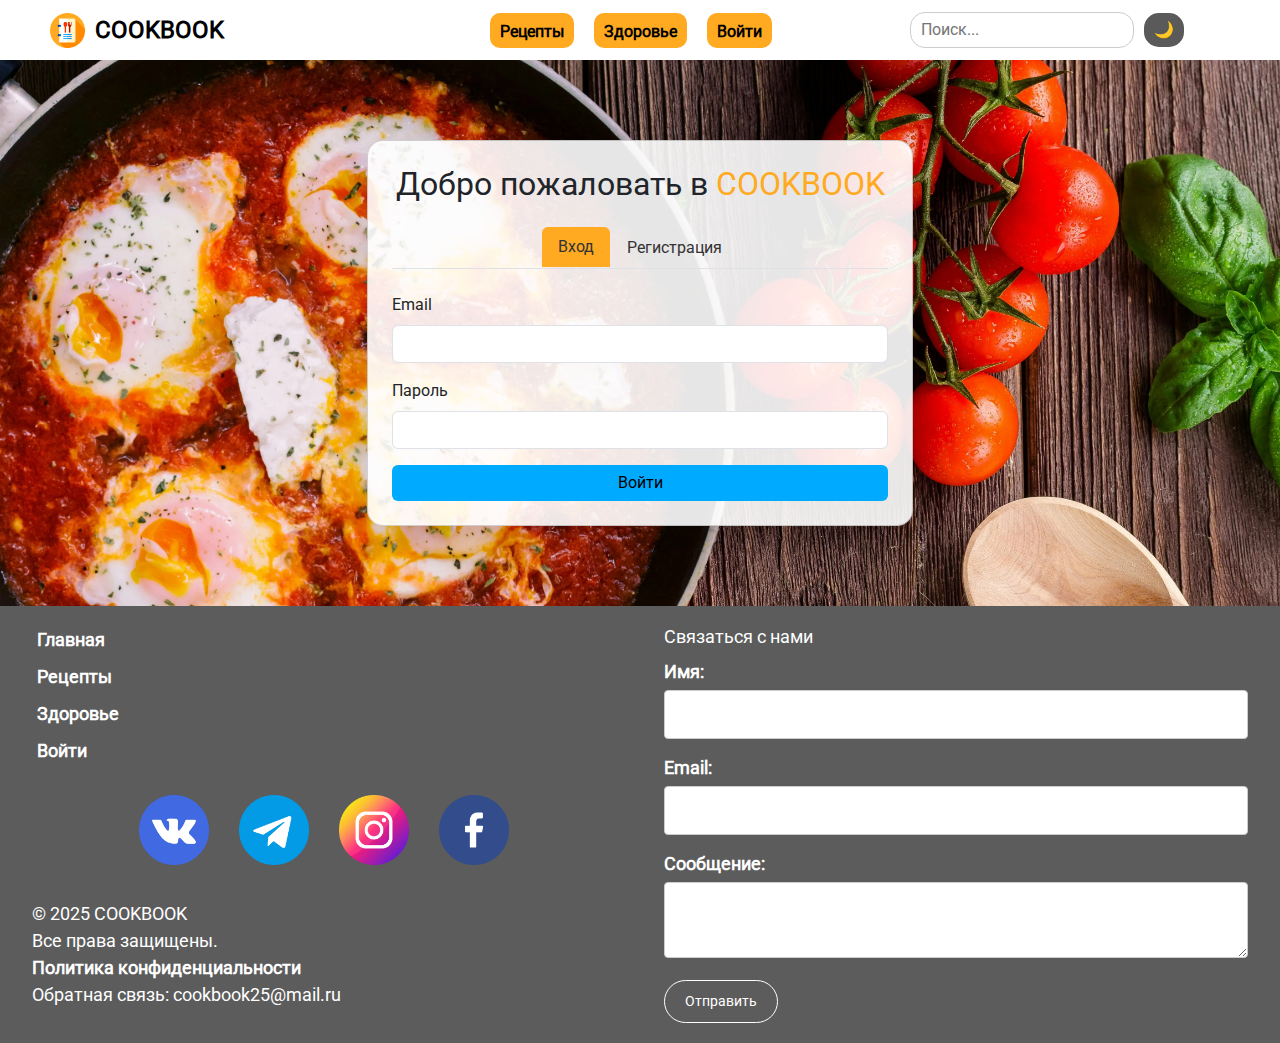
<file: login/index.html>
<!DOCTYPE html>
<html lang="ru">
  <head>
    <meta charset="UTF-8" />
    <meta name="viewport" content="width=device-width, initial-scale=1.0" /> <!-- Правильная адаптивность сайта для мобильных устройств -->
    <title>Вход/Регистрация</title>
    <link id="theme-style" rel="stylesheet" href="assets/css/light-style.css"/> <!-- Подключение основного css светлой темы-->
    <link href="https://cdn.jsdelivr.net/npm/bootstrap@5.3.3/dist/css/bootstrap.min.css" rel="stylesheet"/> <!-- Подключение bootstrap для адаптации -->
  </head>
  <body>
    <!-- Шапка сайта -->
    <header>
      <!--Блок с логотипом -->
      <a id="mainlogo" href="../index.html">
        <div id="logo">
          <img src="../assets/images/logo.webp" alt="Логотип" />
          <span>COOKBOOK</span>
        </div>
      </a>
      <button id="burger-menu">&#9776; Меню</button> <!-- Кнопка для бургер меню сайта -->

      <!-- Основное меню навигации сайта -->
      <nav id="main-nav">
        <a href="../recipes/index.html">Рецепты</a>
        <a href="../health/index.html">Здоровье</a>
        <a href="../login/index.html">Войти</a>

        <!-- Элементы управления -->
        <div id="header-controls">
          <input type="text" id="search-field" placeholder="Поиск..." /> <!-- Поле поиска -->
          <button id="toggle-theme">&#127769;</button> <!-- Кнопка смены темы -->
        </div>
      </nav>
    </header>

    <!-- Вход/Регистрация -->
    <div class="auth-box container py-5">
    <div class="row justify-content-center">
      <div class="col-md-6">
        <div class="card shadow-lg rounded-4 p-4">
          <h2 class="text-center mb-4">Добро пожаловать в <span class="text-orange">COOKBOOK</span></h2>

          <ul class="nav nav-tabs mb-4 justify-content-center" id="authTab" role="tablist">
            <li class="nav-item" role="presentation">
              <button class="nav-link active" id="login-tab" data-bs-toggle="tab" data-bs-target="#login" type="button" role="tab">Вход</button>
            </li>
            <li class="nav-item" role="presentation">
              <button class="nav-link" id="register-tab" data-bs-toggle="tab" data-bs-target="#register" type="button" role="tab">Регистрация</button>
            </li>
          </ul>

          <div class="tab-content">
            <!-- Вход -->
            <div class="tab-pane fade show active" id="login" role="tabpanel">
              <form>
                <div class="mb-3">
                  <label for="loginEmail" class="form-label">Email</label>
                  <input type="email" class="form-control" id="loginEmail" required />
                </div>
                <div class="mb-3">
                  <label for="loginPassword" class="form-label">Пароль</label>
                  <input type="password" class="form-control" id="loginPassword" required />
                </div>
                <button type="submit" class="btn login-btn btn-primary w-100">Войти</button>
              </form>
            </div>

            <!-- Регистрация -->
            <div class="tab-pane fade" id="register" role="tabpanel">
              <form>
                <div class="mb-3">
                  <label for="regName" class="form-label">Имя</label>
                  <input type="text" class="form-control" id="regName" required />
                </div>
                <div class="mb-3">
                  <label for="regEmail" class="form-label">Email</label>
                  <input type="email" class="form-control" id="regEmail" required />
                </div>
                <div class="mb-3">
                  <label for="regPassword" class="form-label">Пароль</label>
                  <input type="password" class="form-control" id="regPassword" required />
                </div>
                <button type="submit" class="btn register-btn btn-success w-100">Зарегистрироваться</button>
              </form>
            </div>
          </div>

        </div>
      </div>
    </div>
  </div>

    <!-- Подвал сайта-->
    <footer>
      <div class="footer-box">

        <!-- Левая секция подвала -->
        <div class="left-section">

          <!-- Меню навигации -->
          <ul class="nav-list">
            <li><i class="fa fa-home"></i> <a href="index.html">Главная</a></li>
            <li>
              <i class="fa fa-book-open"></i>
              <a href="../recipes/index.html">Рецепты</a>
            </li>
            <li>
              <i class="fa fa-heartbeat"></i
              ><a href="../health/index.html">Здоровье</a>
            </li>
            <li>
              <i class="fa fa-sign-in-alt"></i
              ><a href="../login/index.html">Войти</a>
            </li>
          </ul>

          <!-- Соцсети -->
          <div id="social-networks">
            <div class="socnet">
              <a href="../error404.html"
                ><img class="sn-image" src="../assets/images/socnet1.webp"
              /></a>
            </div>
            <div class="socnet">
              <a href="../error404.html"
                ><img class="sn-image" src="../assets/images/socnet2.webp"
              /></a>
            </div>
            <div class="socnet">
              <a href="../error404.html"
                ><img class="sn-image" src="../assets/images/socnet3.webp"
              /></a>
            </div>
            <div class="socnet">
              <a href="../error404.html"
                ><img class="sn-image" src="../assets/images/socnet4.webp"
              /></a>
            </div>
          </div>

          <!-- Права и конфидециальность -->
          <div id="footer-info">
            <p>&copy; 2025 COOKBOOK<br />Все права защищены.</p>
            <a href="../error404.html">Политика конфиденциальности</a>
            <p>Обратная связь: cookbook25@mail.ru</p>
          </div>
        </div>

        <!-- Правая секция подвала -->
        <div class="right-section">

          <!-- Форма обратной связи -->
          <form id="contactForm">
            <h2>Связаться с нами</h2>

            <label for="name">Имя:</label>
            <input type="text" id="name" name="name" required />

            <label for="email">Email:</label>
            <input type="email" id="email" name="email" required />

            <label for="message">Сообщение:</label>
            <textarea id="message" name="message" required></textarea>

            <button type="submit">Отправить</button>
          </form>
        </div>
      </div>
    </footer>
    <script src="assets/js/login-script.js"></script> <!-- Подключение скриптов js -->
    <script src="https://cdn.jsdelivr.net/npm/bootstrap@5.3.2/dist/js/bootstrap.bundle.min.js"></script>
  </body>
</html>
</file>
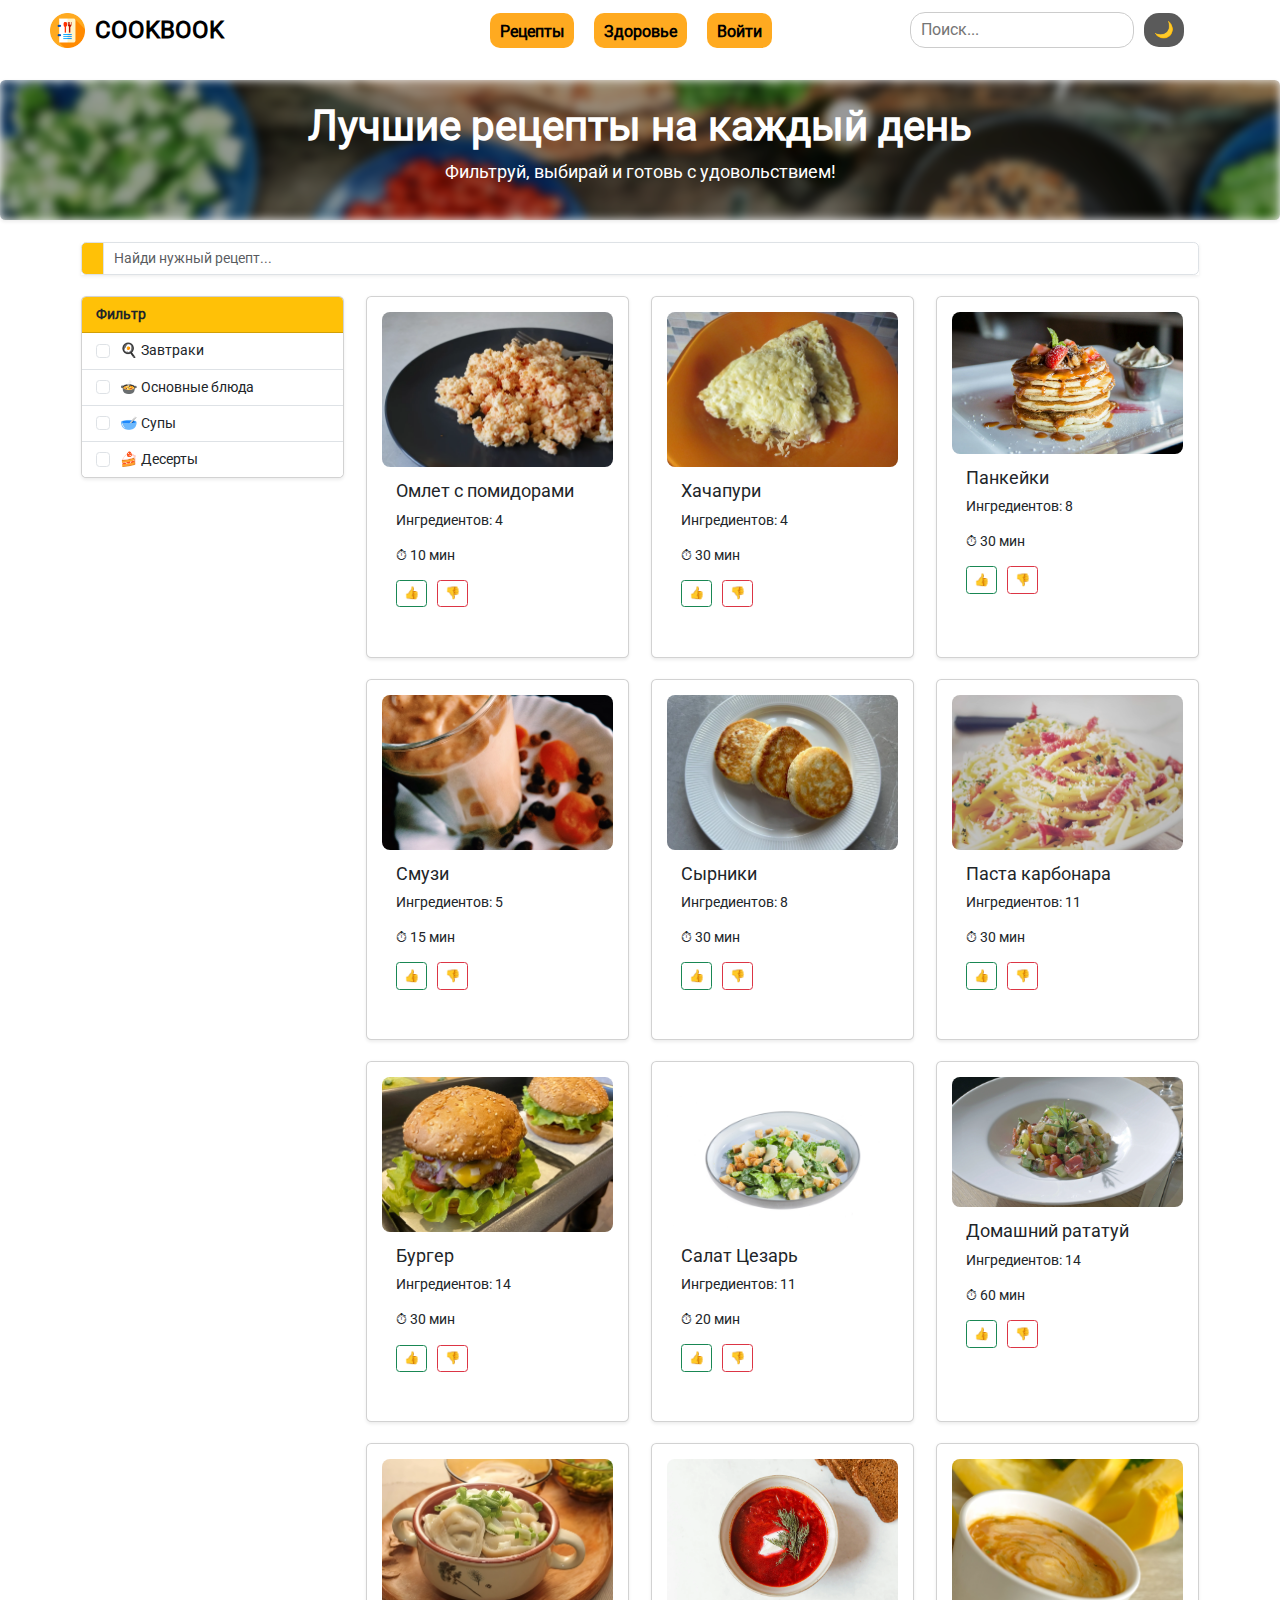
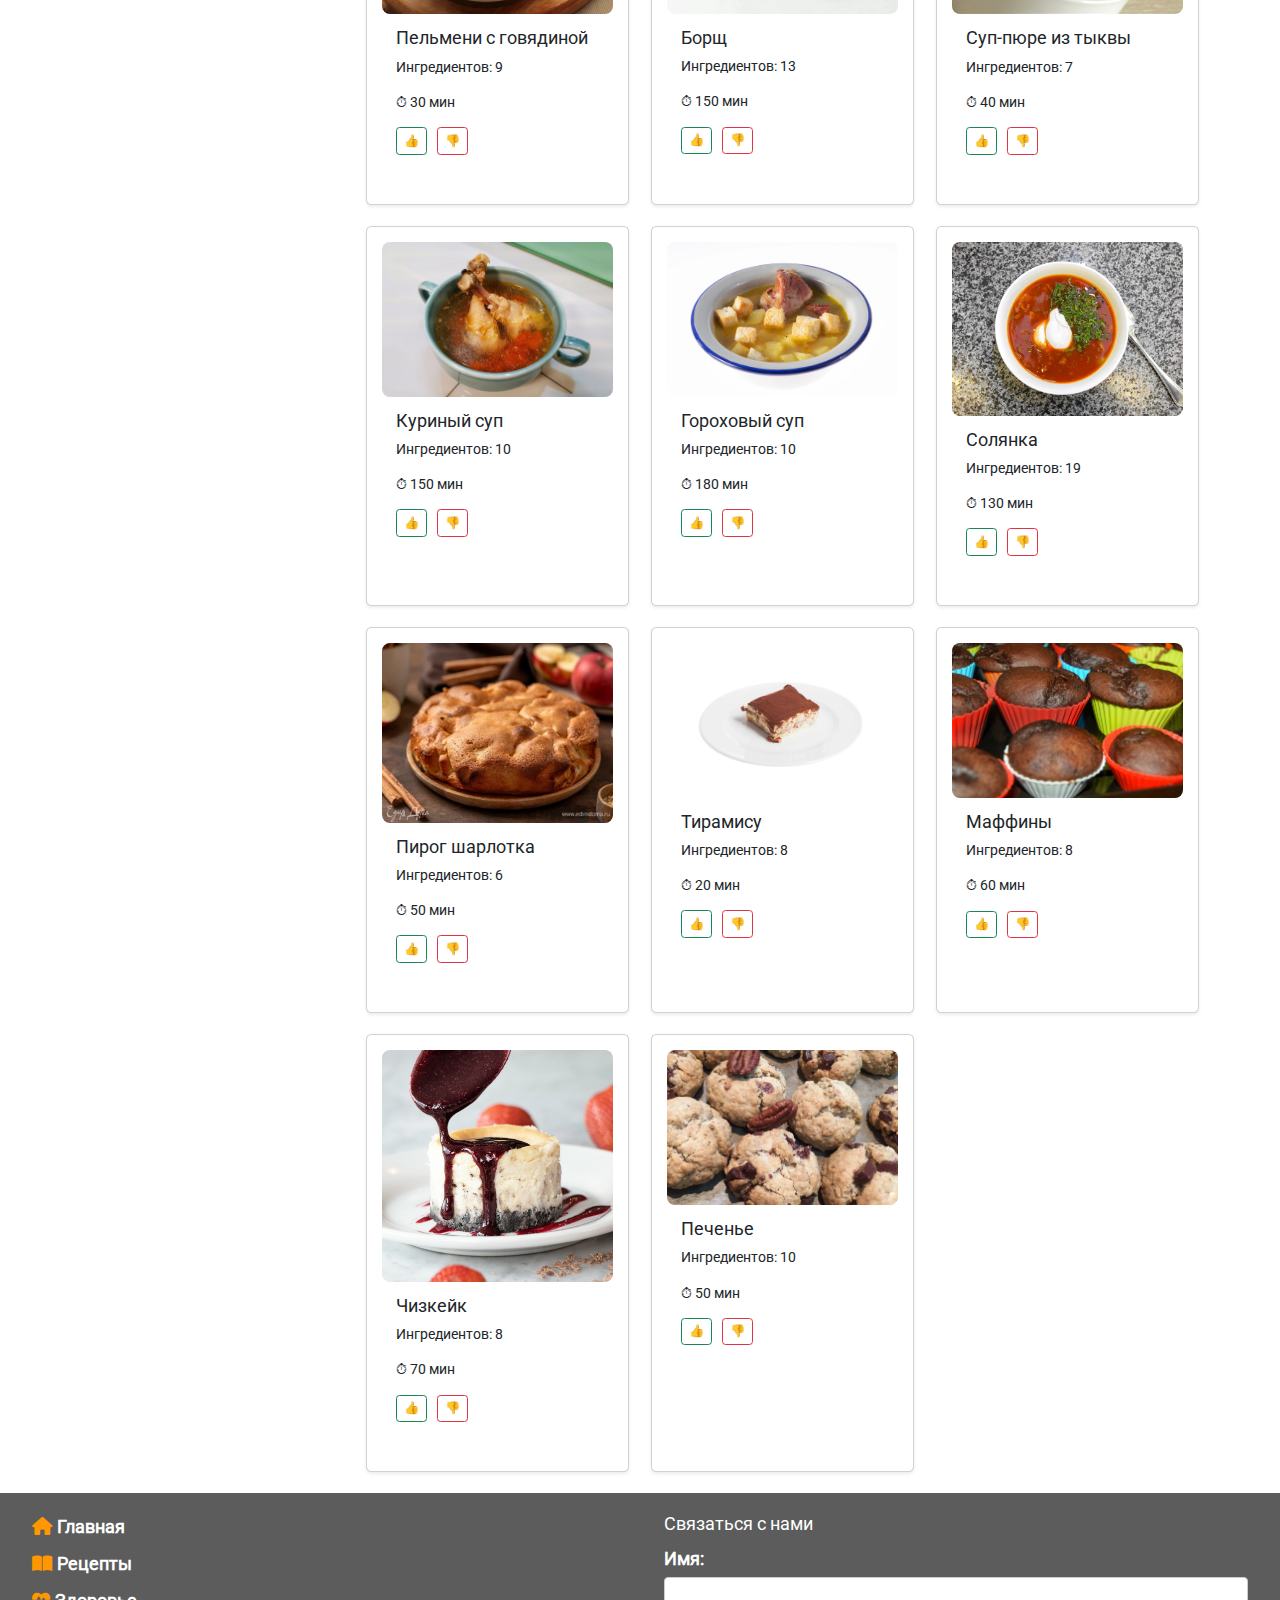
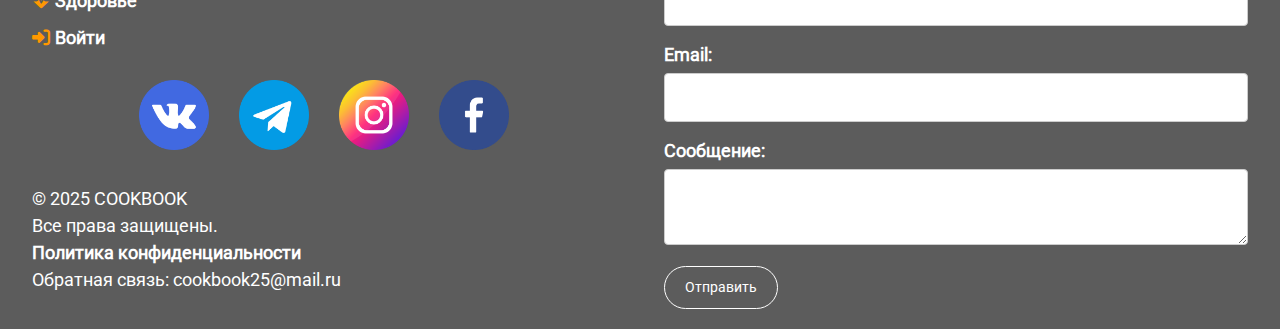
<file: recipes/index.html>
<!DOCTYPE html>
<html lang="ru">
  <head>
    <meta charset="UTF-8" />
    <meta name="viewport" content="width=device-width, initial-scale=1.0" /> <!-- Правильная адаптивность сайта для мобильных устройств -->
    <title>Рецепты</title>
    <link id="theme-style" rel="stylesheet" href="assets/css/light-style.css"/> <!-- Подключение основного css светлой темы-->
    <link href="https://cdn.jsdelivr.net/npm/bootstrap@5.3.3/dist/css/bootstrap.min.css" rel="stylesheet"> <!-- Подключение bootstrap для адаптации -->
    <link rel="stylesheet" href="https://cdnjs.cloudflare.com/ajax/libs/font-awesome/6.5.0/css/all.min.css"/> <!-- Подключение внешнего css для красивых иконок -->
  </head>
  <body>

    <!-- Шапка сайта -->
    <header>
      <!--Блок с логотипом -->
      <a id="mainlogo" href="../index.html">
        <div id="logo">
          <img src="../assets/images/logo.webp" alt="Логотип" />
          <span>COOKBOOK</span>
        </div>
      </a>
      <button id="burger-menu">&#9776; Меню</button> <!-- Кнопка для бургер меню сайта -->

      <!-- Основное меню навигации сайта -->
      <nav id="main-nav">
        <a href="../recipes/index.html">Рецепты</a>
        <a href="../health/index.html">Здоровье</a>
        <a href="../login/index.html">Войти</a>

        <!-- Элементы управления -->
        <div id="header-controls">
          <input type="text" id="search-field" placeholder="Поиск..." /> <!-- Поле поиска -->
          <button id="toggle-theme">&#127769;</button> <!-- Кнопка смены темы -->
        </div>
      </nav>
    </header>

    <!-- Баннер с заголовком -->
<section class=" banner py-4 px-3 bg-light text-center rounded shadow-sm mb-4" style="margin-top: 20px;">
    <h1 class="display-5 fw-bold">Лучшие рецепты на каждый день</h1>
    <p class="lead text-muted">Фильтруй, выбирай и готовь с удовольствием!</p>
  </section>
  
  <div id="recipe-bg">
  <!-- Поиск -->
  <div class="container mb-4">
    <div class="input-group shadow-sm">
      <span class="input-group-text bg-warning"><i class="bi bi-search"></i></span>
      <input type="text" id="recipe-search" class="form-control" placeholder="Найди нужный рецепт..." aria-label="Поиск">
    </div>
  </div>
  
  <!-- Блок с фильтром и карточками -->
  <div class="container">
    <div class="row">
      <!-- Фильтр -->
      <div class="col-md-3 mb-4">
        <div class="card shadow-sm">
          <div class="card-header bg-warning fw-bold">Фильтр</div>
          <ul class="list-group list-group-flush">
            <li class="list-group-item">
              <input type="checkbox" class="form-check-input me-2 category-filter" id="breakfast" value="завтраки">
              <label for="breakfast">&#x1F373; Завтраки</label>
            </li>
            <li class="list-group-item">
              <input type="checkbox" class="form-check-input me-2 category-filter" id="main" value="основные">
              <label for="main">&#x1F372; Основные блюда</label>
            </li>
            <li class="list-group-item">
              <input type="checkbox" class="form-check-input me-2 category-filter" id="soup" value="супы">
              <label for="soup">&#x1F963; Супы</label>
            </li>
            <li class="list-group-item">
              <input type="checkbox" class="form-check-input me-2 category-filter" id="dessert" value="десерты">
              <label for="dessert">&#x1F370; Десерты</label>
            </li>
          </ul>
        </div>
      </div>
  
      <!-- Карточки рецептов -->
      <div class="col-md-9">
        <div class="row" id="recipe-cards">
          <!-- Сюда подставляются карточки -->
        </div>
      </div>
    </div>
  </div>
  </div>
    <!-- Подвал сайта-->
    <footer>
      <div class="footer-box">

        <!-- Левая секция подвала -->
        <div class="left-section">

          <!-- Меню навигации -->
          <ul class="nav-list">
            <li><i class="fa fa-home"></i> <a href="../index.html">Главная</a></li>
            <li>
              <i class="fa fa-book-open"></i>
              <a href="../recipes/index.html">Рецепты</a>
            </li>
            <li>
              <i class="fa fa-heartbeat"></i
              ><a href="../health/index.html">Здоровье</a>
            </li>
            <li>
              <i class="fa fa-sign-in-alt"></i
              ><a href="../login/index.html">Войти</a>
            </li>
          </ul>

          <!-- Соцсети -->
          <div id="social-networks">
            <div class="socnet">
              <a href="../error404.html"
                ><img class="sn-image" src="../assets/images/socnet1.webp"
              /></a>
            </div>
            <div class="socnet">
              <a href="../error404.html"
                ><img class="sn-image" src="../assets/images/socnet2.webp"
              /></a>
            </div>
            <div class="socnet">
              <a href="../error404.html"
                ><img class="sn-image" src="../assets/images/socnet3.webp"
              /></a>
            </div>
            <div class="socnet">
              <a href="../error404.html"
                ><img class="sn-image" src="../assets/images/socnet4.webp"
              /></a>
            </div>
          </div>

          <!-- Права и конфидециальность -->
          <div id="footer-info">
            <p>&copy; 2025 COOKBOOK<br />Все права защищены.</p>
            <a href="../error404.html">Политика конфиденциальности</a>
            <p>Обратная связь: cookbook25@mail.ru</p>
          </div>
        </div>

        <!-- Правая секция подвала -->
        <div class="right-section">

          <!-- Форма обратной связи -->
          <form id="contactForm">
            <h2>Связаться с нами</h2>

            <label for="name">Имя:</label>
            <input type="text" id="name" name="name" required />

            <label for="email">Email:</label>
            <input type="email" id="email" name="email" required />

            <label for="message">Сообщение:</label>
            <textarea id="message" name="message" required></textarea>

            <button type="submit">Отправить</button>
          </form>
        </div>
      </div>
    </footer>
    <script src="assets/js/recipes-script.js"></script> <!-- Подключение скриптов js -->
  </body>
</html>
</file>
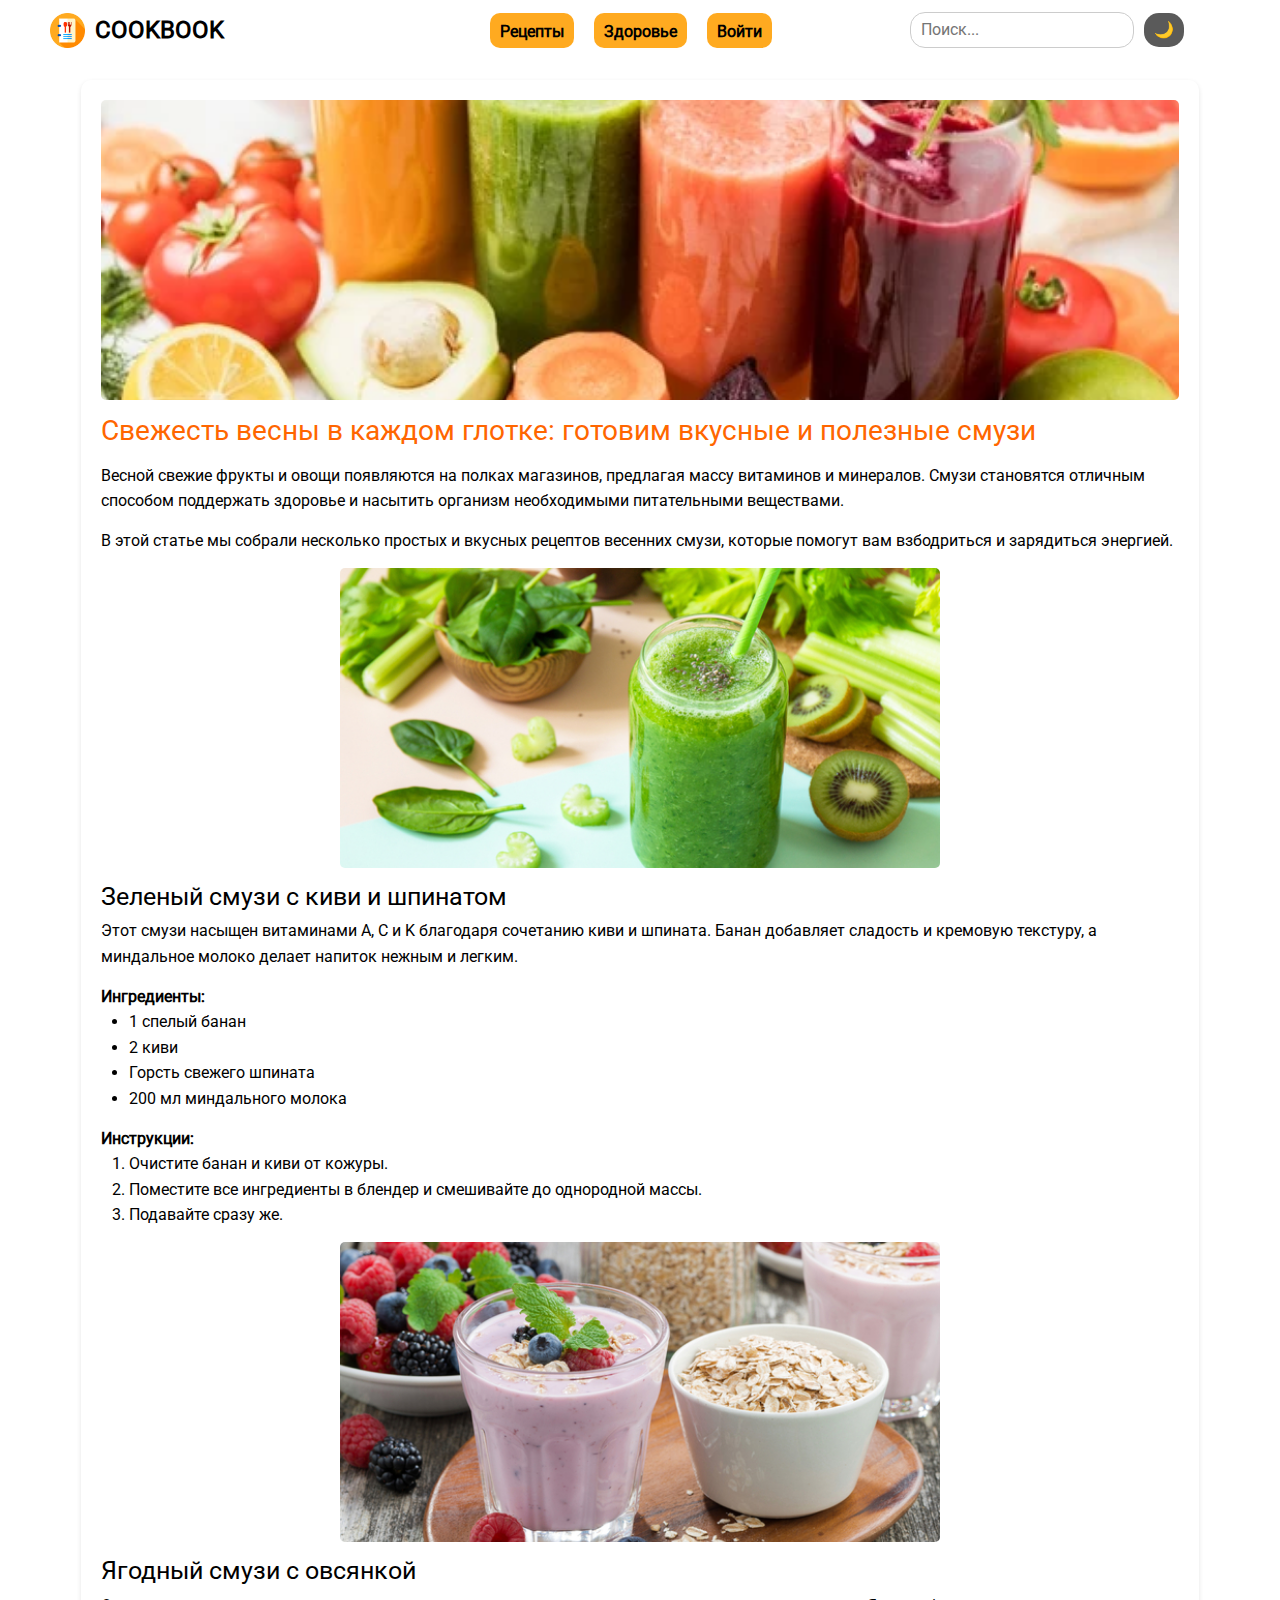
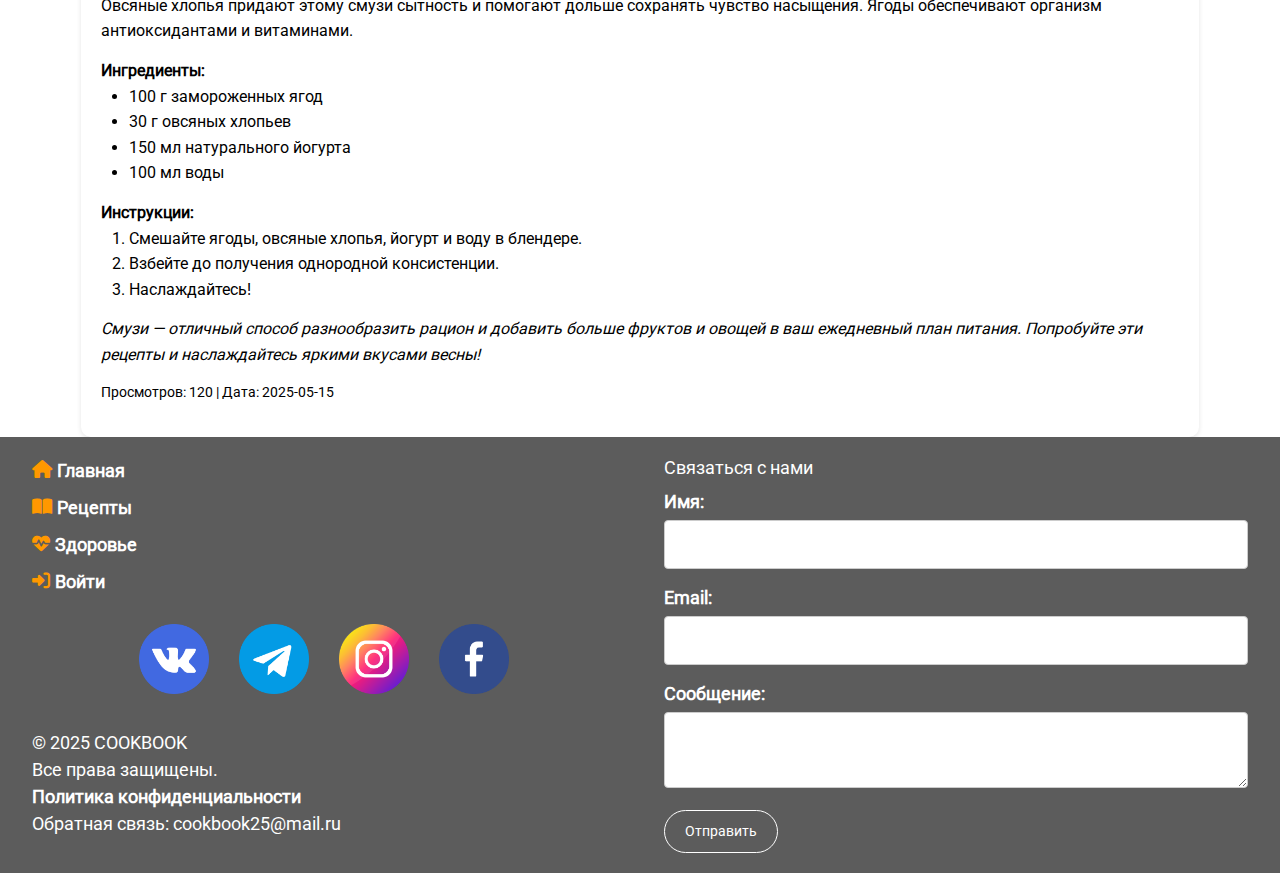
<file: health/articles-pages/article.html>
<!DOCTYPE html>
<html lang="ru">
  <head>
    <meta charset="UTF-8" />
    <meta name="viewport" content="width=device-width, initial-scale=1.0" /> <!-- Правильная адаптивность сайта для мобильных устройств -->
    <title>Здоровье</title>
    <link id="theme-style" rel="stylesheet" href="assets/css/light-style.css" /> <!-- Подключение основного css светлой темы-->
    <link href="https://cdn.jsdelivr.net/npm/bootstrap@5.3.3/dist/css/bootstrap.min.css" rel="stylesheet"/> <!-- Подключение bootstrap для адаптации -->
    <link rel="stylesheet" href="https://cdnjs.cloudflare.com/ajax/libs/font-awesome/6.5.0/css/all.min.css"/> <!-- Подключение внешнего css для красивых иконок -->
  </head>
  <body>

    <!-- Шапка сайта -->
    <header>
      <!--Блок с логотипом -->
      <a id="mainlogo" href="../../index.html">
        <div id="logo">
          <img src="../../assets/images/logo.webp" alt="Логотип" />
          <span>COOKBOOK</span>
        </div>
      </a>
      <button id="burger-menu">&#9776; Меню</button> <!-- Кнопка для бургер меню сайта -->

      <!-- Основное меню навигации сайта -->
      <nav id="main-nav">
        <a href="../../recipes/index.html">Рецепты</a>
        <a href="../../health/index.html">Здоровье</a>
        <a href="../../login/index.html">Войти</a>

        <!-- Элементы управления -->
        <div id="header-controls">
          <input type="text" id="search-field" placeholder="Поиск..." /> <!-- Поле поиска -->
          <button id="toggle-theme">&#127769;</button> <!-- Кнопка смены темы -->
        </div>
      </nav>
    </header>

    <!-- Контейнер для статьи -->
    <div class="container">
        <div class="article-container" id="article-content"></div>
    </div>

    <!-- Подвал сайта-->
    <footer>
      <div class="footer-box">

        <!-- Левая секция подвала -->
        <div class="left-section">

          <!-- Меню навигации -->
          <ul class="nav-list">
            <li><i class="fa fa-home"></i> <a href="../../index.html">Главная</a></li>
            <li><i class="fa fa-book-open"></i><a href="../../recipes/index.html">Рецепты</a></li>
            <li><i class="fa fa-heartbeat"></i><a href="../../health/index.html">Здоровье</a></li>
            <li><i class="fa fa-sign-in-alt"></i><a href="../../login/index.html">Войти</a></li>
          </ul>

          <!-- Соцсети -->
          <div id="social-networks">
            <div class="socnet">
              <a href="../../error404.html"><img class="sn-image" src="../../assets/images/socnet1.webp"></a>
            </div>
            <div class="socnet">
              <a href="../../error404.html"><img class="sn-image" src="../../assets/images/socnet2.webp"></a>
            </div>
            <div class="socnet">
              <a href="../../error404.html"><img class="sn-image" src="../../assets/images/socnet3.webp"></a>
            </div>
            <div class="socnet">
              <a href="../../error404.html"><img class="sn-image" src="../../assets/images/socnet4.webp"></a>
            </div>
          </div>

          <!-- Права и конфидециальность -->
          <div id="footer-info">
            <p>&copy; 2025 COOKBOOK<br />Все права защищены.</p>
            <a href="../../error404.html">Политика конфиденциальности</a>
            <p>Обратная связь: cookbook25@mail.ru</p>
          </div>
        </div>

        <!-- Правая секция подвала -->
        <div class="right-section">

          <!-- Форма обратной связи -->
          <form id="contactForm">
            <h2>Связаться с нами</h2>

            <label for="name">Имя:</label>
            <input type="text" id="name" name="name" required />

            <label for="email">Email:</label>
            <input type="email" id="email" name="email" required />

            <label for="message">Сообщение:</label>
            <textarea id="message" name="message" required></textarea>

            <button type="submit">Отправить</button>
          </form>
        </div>
      </div>
    </footer>
    <!-- Подключение Bootstrap JS -->
    <script src="https://cdn.jsdelivr.net/npm/bootstrap@5.3.3/dist/js/bootstrap.bundle.min.js" integrity="sha384-YvpcrYf0tY3lHB60NNkmXc5s9fDVZLESaAA55NDzOxhy9GkcIdslK1eN7N6jIeHz" crossorigin="anonymous"></script>
    <script src="assets/js/pages-script.js"></script> <!-- Подключение скриптов js -->
  </body>
</html>
</file>
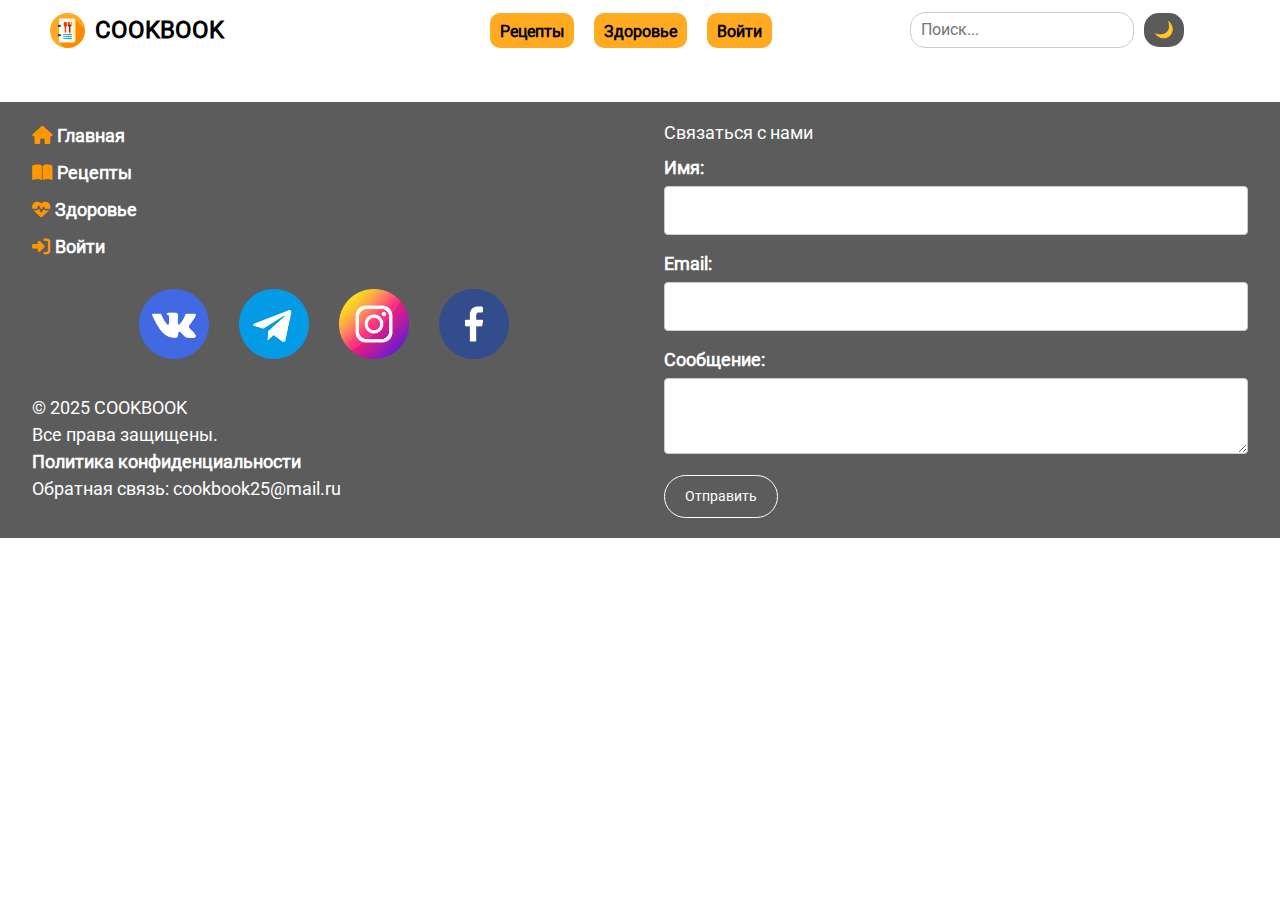
<file: recipes/recipe-pages/recipe.html>
<!DOCTYPE html>
<html lang="ru">
  <head>
    <meta charset="UTF-8" />
    <meta name="viewport" content="width=device-width, initial-scale=1.0" /> <!-- Правильная адаптивность сайта для мобильных устройств -->
    <title>Рецепты</title>
    <link id="theme-style" rel="stylesheet" href="assets/css/light-style.css" /> <!-- Подключение основного css светлой темы-->
    <link href="https://cdn.jsdelivr.net/npm/bootstrap@5.3.3/dist/css/bootstrap.min.css" rel="stylesheet"/> <!-- Подключение bootstrap для адаптации -->
    <link rel="stylesheet" href="https://cdnjs.cloudflare.com/ajax/libs/font-awesome/6.5.0/css/all.min.css"/> <!-- Подключение внешнего css для красивых иконок -->
  </head>
  <body>

    <!-- Шапка сайта -->
    <header>
      <!--Блок с логотипом -->
      <a id="mainlogo" href="../../index.html">
        <div id="logo">
          <img src="../../assets/images/logo.webp" alt="Логотип" />
          <span>COOKBOOK</span>
        </div>
      </a>
      <button id="burger-menu">&#9776; Меню</button> <!-- Кнопка для бургер меню сайта -->

      <!-- Основное меню навигации сайта -->
      <nav id="main-nav">
        <a href="../../recipes/index.html">Рецепты</a>
        <a href="../../health/index.html">Здоровье</a>
        <a href="../../login/index.html">Войти</a>

        <!-- Элементы управления -->
        <div id="header-controls">
          <input type="text" id="search-field" placeholder="Поиск..." /> <!-- Поле поиска -->
          <button id="toggle-theme">&#127769;</button> <!-- Кнопка смены темы -->
        </div>
      </nav>
    </header>

    <div class="container py-4 recipe-page">
      <div id="recipe-detail"></div>
    </div>

    <!-- Подвал сайта-->
    <footer>
      <div class="footer-box">

        <!-- Левая секция подвала -->
        <div class="left-section">

          <!-- Меню навигации -->
          <ul class="nav-list">
            <li><i class="fa fa-home"></i> <a href="../../index.html">Главная</a></li>
            <li><i class="fa fa-book-open"></i><a href="../../recipes/index.html">Рецепты</a></li>
            <li><i class="fa fa-heartbeat"></i><a href="../../health/index.html">Здоровье</a></li>
            <li><i class="fa fa-sign-in-alt"></i><a href="../../login/index.html">Войти</a></li>
          </ul>

          <!-- Соцсети -->
          <div id="social-networks">
            <div class="socnet">
              <a href="../../error404.html"><img class="sn-image" src="../../assets/images/socnet1.webp"></a>
            </div>
            <div class="socnet">
              <a href="../../error404.html"><img class="sn-image" src="../../assets/images/socnet2.webp"></a>
            </div>
            <div class="socnet">
              <a href="../../error404.html"><img class="sn-image" src="../../assets/images/socnet3.webp"></a>
            </div>
            <div class="socnet">
              <a href="../../error404.html"><img class="sn-image" src="../../assets/images/socnet4.webp"></a>
            </div>
          </div>

          <!-- Права и конфидециальность -->
          <div id="footer-info">
            <p>&copy; 2025 COOKBOOK<br />Все права защищены.</p>
            <a href="../../error404.html">Политика конфиденциальности</a>
            <p>Обратная связь: cookbook25@mail.ru</p>
          </div>
        </div>

        <!-- Правая секция подвала -->
        <div class="right-section">

          <!-- Форма обратной связи -->
          <form id="contactForm">
            <h2>Связаться с нами</h2>

            <label for="name">Имя:</label>
            <input type="text" id="name" name="name" required />

            <label for="email">Email:</label>
            <input type="email" id="email" name="email" required />

            <label for="message">Сообщение:</label>
            <textarea id="message" name="message" required></textarea>

            <button type="submit">Отправить</button>
          </form>
        </div>
      </div>
    </footer>
    <!-- Подключение Bootstrap JS -->
    <script src="https://cdn.jsdelivr.net/npm/bootstrap@5.3.3/dist/js/bootstrap.bundle.min.js" integrity="sha384-YvpcrYf0tY3lHB60NNkmXc5s9fDVZLESaAA55NDzOxhy9GkcIdslK1eN7N6jIeHz" crossorigin="anonymous"></script>
    <script src="assets/js/recipes-data.js"></script> <!-- Данные для рецептов -->
    <script src="assets/js/pages-script.js"></script> <!-- Подключение скриптов js -->
  </body>
</html>
</file>
<file: login/assets/css/light-style.css>
/* Импорт шрифта Roboto из локальных файлов */
@font-face {
  font-family: "Roboto";
  src: url("../fonts/Roboto-Regular.ttf") format("truetype"),
    url("../fonts/Roboto-Bold.ttf") format("truetype");
  font-weight: normal;
}

/* Сброс отступов и установка глобальных параметров для всех элементов */
* {
  margin: 0;
  padding: 0;
  box-sizing: border-box;
  font-family: Roboto;
}

/* Установка ширины и отключение горизонтального скролла */
html,
body {
  width: 100%;
  overflow-x: hidden;
}

/* Светлая тема: белый фон и чёрный текст */
body {
  color: #000;
  background-image: url('../images/bg.webp');
  background-size: cover;
  background-position: center;
}

/* Шапка сайта: горизонтальный флекс, отступы и фиксированная высота */
header {
  background: rgba(255, 255, 255);
  display: flex;
  align-items: center;
  padding: 20px 50px;
  position: relative;
  width: 100%;
  height: 60px;
  z-index: 2;
}

/* Ссылка-логотип без подчёркивания */
#mainlogo {
  text-decoration: none;
  color: #000;
}

/* Контейнер логотипа и текста */
#logo {
  display: flex;
  align-items: center;
  transition: 0.5s;
}

/* Анимация увеличения при наведении на логотип */
#logo:hover {
  transform: scale(1.05);
  transition: 0.3s ease;
}

/* Картинка логотипа */
#logo img {
  width: 40px;
  margin-right: 10px;
}

/* Надпись рядом с логотипом */
#logo span {
  font-size: 24px;
  font-weight: bold;
}

/* Кнопка бургер-меню, скрыта по умолчанию */
#burger-menu {
  display: none;
  font-size: 28px;
  background: none;
  border: none;
  cursor: pointer;
  color: #000;
  margin-left: auto;
  font-weight: bolder;
}

/* Основная навигация — по центру */
nav {
  position: absolute;
  left: 65%;
  transform: translateX(-50%);
  display: flex;
  align-items: center;
}

/* Ссылки в навигации */
nav a {
  margin: 0 10px;
  padding: 8px 16px;
  text-decoration: none;
  font-weight: bold;
  border-radius: 5px;
  background-color: #ffaa20;
  color: black;
  transition: 0.3s;
}

/* Эффект при наведении на ссылки навигации */
nav a:hover {
  background-color: #cc8819;
  box-shadow: 0 2px 8px rgba(0, 0, 0, 0.5);
  color: rgb(50, 50, 50);
}

/* Контейнер управления (поиск и кнопка смены темы) */
#header-controls {
  display: flex;
  align-items: center;
  gap: 10px;
  margin-left: 10vw;
}

/* Поле поиска */
#search-field {
  padding-left: 35px;
  border-radius: 20px;
  padding: 8px 12px;
  border: 1px solid #ccc;
  outline: none;
  font-size: 14px;
  transition: 0.3s;
}

/* Фокус на поле поиска */
#search-field:focus {
  border-color: #ffaa20;
}

/* Кнопка переключения темы */
#toggle-theme {
  padding: 5px 10px;
  border: none;
  border-radius: 20px;
  background-color: #5a5a5a;
  cursor: pointer;
  font-size: 16px;
  transition: background-color 0.3s;
}

/* Эффект при наведении на кнопку темы */
#toggle-theme:hover {
  background-color: #000;
}

.auth-box {
  margin-top: 2rem;
  margin-bottom: 2rem;
}

.card {
  background-color: rgba(255, 255, 255, 0.9) !important;
}

.text-orange {
  color: #ffaa20;
}

.nav-tabs .nav-link.active {
  background-color: #ffaa20 !important;
  border: 0 !important;
}

.nav-tabs .nav-link {
  color: #333 !important;
}

.login-btn {
  background-color:#00aaff !important;
  color: #000 !important;
  border: 0 !important;
}

.login-btn:hover {
  background-color: #0075b0 !important;
}

.register-btn {
  background-color: #ffaa20 !important;
  color: #000 !important;
  border: 0 !important;
}

.register-btn:hover {
  background-color: #cc8819 !important;
}

/* Секция подвала */
footer {
  background-color: #5c5c5c;
  color: white;
  padding: 20px 0;
}

/* Список навигации */
.nav-list {
  text-decoration: none;
  list-style: none;
  padding-left: 0;
}

/* Расположение элементов списка навигации */
.nav-list li {
  display: flex;
  align-items: center;
  gap: 10px;
  margin-bottom: 12px;
}

/* Цвет и размер красивых иконок элементов списка */
.nav-list i {
  color: #ff9800;
  font-size: 18px;
  transition: color 0.3s;
}

/* Цвет и размер текста элементов списка */
.nav-list a {
  color: white;
  font-size: 18px;
  font-weight: bold;
  transition: color 0.3s;
}

.nav-list a,
.nav-list a:hover {
  text-decoration: none !important;
}

.nav-list a:hover,
.nav-list i:hover {
  color: #ffd54f;
}

/* Блок с иконками соцсетей */
#social-networks {
  display: flex;
  justify-content: center;
  flex-wrap: wrap;
}

/* Расстояние между иконками соцсетей */
.socnet {
  margin: 30px;
}

/* Размер иконок соцсетей */
.sn-image {
  max-width: 80px;
  transition: transform 0.3s ease;
}

.sn-image:hover {
  transform: scale(1.2);
}

/* Размер и расположение элементов в подвале */
.footer-box {
  max-width: 1200px;
  margin: 0 auto;
  display: flex;
  justify-content: space-between;
  align-items: flex-start;
}

/* Размеры секций подвала */
.left-section,
.right-section {
  width: 48%;
}

/* Удаление отступов в тексте левой секции */
.left-section p {
  margin: 0;
}

/* Цвет ссылки политики конфидециальности */
.left-section a {
  color: white;
  text-decoration: none;
  font-weight: bold;
}

.left-section a:hover {
  text-decoration: underline;
}

/* Заголовок для формы обратной связи */
.right-section h2 {
  margin-top: 0;
  margin-bottom: 10px;
}

/* Заголовки для полей формы */
#contactForm label {
  display: block;
  margin-bottom: 5px;
  font-weight: bold;
}

/* Ширина и граница для полей ввода */
#contactForm input,
#contactForm textarea {
  width: 100%;
  padding: 10px;
  margin-bottom: 15px;
  border: 1px solid #ccc;
  border-radius: 4px;
}

/* Кнопка для отправки формы */
#contactForm button {
  background: 0;
  color: white;
  border: 1px white solid;
  border-radius: 30px;
  padding: 10px 20px;
  font-size: 16px;
  cursor: pointer;
  transition: 0.3s;
}

#contactForm button:hover {
  background-color: #f2f2f2;
  color: #000;
}

/* Размеры поля для ввода сообщения */
#contactForm textarea {
  resize: vertical;
  min-height: 100px;
}

/* Адаптация для экранов с поддержкой 2К */
@media (min-width: 1920px) and (max-width: 2648px) {
  header {
    height: 150px;
  }

  #logo img {
    width: 90px;
  }

  #logo span {
    font-size: 54px;
  }

  nav a {
    height: 75px;
    font-size: 34px;
    margin: 0 30px;
    border-radius: 15px;
    padding: 15px 16px;
  }

  #header-controls {
    margin-left: 3vw;
  }

  #search-field {
    padding: 5px 10px;
    font-size: 44px;
    border-radius: 35px;
  }

  #toggle-theme {
    padding: 5px 10px;
    font-size: 46px;
    border-radius: 35px;
  }

  .nav-list {
    padding-left: 0;
    margin-top: 50px;
  }

  .nav-list li {
    gap: 10px;
    margin-bottom: 30px;
  }

  .nav-list i {
    font-size: 48px;
  }

  .nav-list a {
    font-size: 48px;
  }

  .socnet {
    margin: 40px;
  }

  .sn-image {
    max-width: 160px;
  }

  #footer-info {
    font-size: 45px;
  }

  .footer-box {
    max-width: 90%;
    margin: 0 auto;
  }

  .left-section,
  .right-section {
    width: 48%;
  }

  .left-section p {
    margin: 0;
  }

  .left-section a {
    color: white;
    text-decoration: none;
    font-weight: bold;
  }

  .right-section h2 {
    margin-top: 0;
    margin-bottom: 40px;
    font-size: 48px;
  }

  #contactForm label {
    margin-bottom: 5px;
    font-size: 36px;
  }

  #contactForm input,
  #contactForm textarea {
    width: 100%;
    padding: 10px;
    font-size: 45px;
    margin-bottom: 15px;
    border-radius: 4px;
  }

  #contactForm button {
    border-radius: 30px;
    padding: 10px 20px;
    font-size: 45px;
  }

  #contactForm textarea {
    resize: vertical;
    min-height: 300px;
  }

  #formMessage {
    margin-top: 10px;
    font-weight: bold;
  }
}

/* Адаптация для ноутбуков */
@media (min-width: 1024px) and (max-width: 1399px) {
  header {
    height: 60px;
  }

  #logo img {
    width: 35px;
  }

  #logo span {
    font-size: 24px;
  }

  nav a {
    height: 35px;
    font-size: 16px;
    margin: 0 10px;
    border-radius: 10px;
    padding: 7px 10px;
  }

  #search-field {
    padding: 5px 10px;
    font-size: 16px;
    border-radius: 15px;
  }

  #toggle-theme {
    padding: 5px 10px;
    font-size: 16px;
    border-radius: 15px;
  }

  .nav-list {
    padding-left: 0;
  }

  .nav-list li {
    gap: 5px;
    margin-bottom: 10px;
  }

  .nav-list i {
    font-size: 18px;
  }

  .nav-list a {
    font-size: 18px;
  }

  .socnet {
    margin: 15px;
  }

  .sn-image {
    max-width: 70px;
  }

  #footer-info {
    font-size: 18px;
    margin-top: 20px;
  }

  .footer-box {
    max-width: 95%;
    margin: 0 auto;
  }

  .left-section,
  .right-section {
    width: 48%;
  }

  .left-section p {
    margin: 0;
  }

  .right-section h2 {
    margin-top: 0;
    margin-bottom: 10px;
    font-size: 18px;
  }

  #contactForm label {
    margin-bottom: 5px;
    font-size: 18px;
  }

  #contactForm input,
  #contactForm textarea {
    width: 100%;
    padding: 10px;
    font-size: 18px;
    margin-bottom: 15px;
    border-radius: 4px;
  }

  #contactForm button {
    border-radius: 30px;
    padding: 10px 20px;
    font-size: 14px;
  }

  #contactForm textarea {
    resize: vertical;
    min-height: 70px;
  }

  #formMessage {
    margin-top: 10px;
    font-weight: bold;
  }
}

/* Адаптация для больших планшетов и ноутбуков */
@media (min-width: 1000px) and (max-width: 1023px) {
  header {
    height: 60px;
    width: 100%;
  }

  #logo img {
    width: 35px;
  }

  #logo span {
    font-size: 24px;
  }

  nav a {
    height: auto;
    font-size: 24px;
    margin: 0 10px;
    border-radius: o;
    padding: 7px 10px;
    background: 0;
  }

  /* Изменение блока с навигацией для отображения его внутри бургер-меню */
  nav {
    display: none;
    flex-direction: column;
    align-items: center;
    background: #fff;
    position: absolute;
    top: 60px;
    left: 0;
    width: 100%;
    padding: 10px;
    box-shadow: 0 4px 8px rgba(0, 0, 0, 0.1);
    transform: translateY(-100%);
    transition: transform 0.3s ease;
    z-index: 1000;
  }

  nav.active {
    display: flex;
    transform: translateY(0);
  }

  /* Делаем кнопку бургер-меню видимой */
  #burger-menu {
    display: block;
  }

  #search-field {
    padding: 5px 10px;
    font-size: 24px;
    border-radius: 15px;
  }

  #toggle-theme {
    padding: 5px 10px;
    font-size: 24px;
    border-radius: 15px;
    margin-bottom: 10px;
  }

  .nav-list {
    padding-left: 0;
  }

  .nav-list li {
    gap: 10px;
    margin-bottom: 10px;
  }

  .nav-list i {
    font-size: 26px;
  }

  .nav-list a {
    font-size: 26px;
  }

  .socnet {
    margin: 30px;
  }

  .sn-image {
    max-width: 100px;
  }

  #footer-info {
    font-size: 24px;
    margin-top: 20px;
  }

  .footer-box {
    max-width: 95%;
    margin: 0 auto;
  }

  .left-section,
  .right-section {
    width: 48%;
  }

  .left-section p {
    margin: 0;
  }

  .right-section h2 {
    margin-top: 0;
    margin-bottom: 10px;
    font-size: 18px;
  }

  #contactForm label {
    margin-bottom: 5px;
    font-size: 24px;
  }

  #contactForm input,
  #contactForm textarea {
    width: 100%;
    padding: 10px;
    font-size: 18px;
    margin-bottom: 15px;
    border-radius: 4px;
    height: auto;
  }

  #contactForm button {
    border-radius: 30px;
    padding: 10px 20px;
    font-size: 22px;
  }

  #contactForm textarea {
    resize: vertical;
    min-height: 300px;
  }

  #formMessage {
    margin-top: 10px;
    font-weight: bold;
  }
}

/* Адаптация для больших планшетов */
@media (min-width: 870px) and (max-width: 999px) {
  body {
    width: 115%;
  }

  header {
    height: 70px;
  }

  #logo img {
    width: 40px;
  }

  #logo span {
    font-size: 26px;
  }

  nav a {
    height: auto;
    font-size: 24px;
    margin: 0 10px;
    border-radius: o;
    padding: 7px 10px;
    background: 0;
    margin-bottom: 10px;
  }

  nav {
    display: none;
    flex-direction: column;
    align-items: center;
    background: #fff;
    position: absolute;
    top: 60px;
    left: 0;
    width: 100%;
    padding: 10px;
    box-shadow: 0 4px 8px rgba(0, 0, 0, 0.1);
    transform: translateY(-100%);
    transition: transform 0.3s ease;
    z-index: 1000;
  }

  nav.active {
    display: flex;
    transform: translateY(0);
  }

  #burger-menu {
    display: block;
  }

  #search-field {
    padding: 5px 10px;
    font-size: 24px;
    border-radius: 15px;
  }

  #toggle-theme {
    padding: 5px 10px;
    margin-left: 20px;
    font-size: 24px;
    border-radius: 15px;
  }

  .nav-list {
    padding-left: 0;
  }

  .nav-list li {
    gap: 10px;
    margin-bottom: 10px;
  }

  .nav-list i {
    font-size: 26px;
  }

  .nav-list a {
    font-size: 26px;
  }

  .socnet {
    margin: 30px;
  }

  .sn-image {
    max-width: 100px;
  }

  #footer-info {
    font-size: 24px;
    margin-top: 20px;
  }

  .footer-box {
    max-width: 95%;
    margin: 0 auto;
  }

  .left-section,
  .right-section {
    width: 48%;
  }

  .left-section p {
    margin: 0;
  }

  .right-section h2 {
    margin-top: 0;
    margin-bottom: 10px;
    font-size: 18px;
  }

  #contactForm label {
    margin-bottom: 5px;
    font-size: 24px;
  }

  #contactForm input,
  #contactForm textarea {
    width: 100%;
    padding: 10px;
    font-size: 18px;
    margin-bottom: 15px;
    border-radius: 4px;
    height: auto;
  }

  #contactForm button {
    border-radius: 30px;
    padding: 10px 20px;
    font-size: 22px;
  }

  #contactForm textarea {
    resize: vertical;
    min-height: 300px;
  }

  #formMessage {
    margin-top: 10px;
    font-weight: bold;
  }
}

/* Адаптация для планшетов */
@media (min-width: 768px) and (max-width: 869px) {
  body {
    width: 125%;
  }

  header {
    height: 80px;
  }

  #logo img {
    width: 45px;
  }

  #logo span {
    font-size: 30px;
  }

  nav a {
    height: auto;
    font-size: 28px;
    margin: 0 10px;
    border-radius: o;
    padding: 7px 10px;
    background: 0;
    margin-bottom: 15px;
  }

  nav {
    display: none;
    flex-direction: column;
    align-items: center;
    background: #fff;
    position: absolute;
    top: 60px;
    left: 0;
    width: 100%;
    padding: 10px;
    box-shadow: 0 4px 8px rgba(0, 0, 0, 0.1);
    transform: translateY(-100%);
    transition: transform 0.3s ease;
    z-index: 1000;
  }

  nav.active {
    display: flex;
    transform: translateY(0);
  }

  #burger-menu {
    display: block;
  }

  #search-field {
    padding: 5px 10px;
    font-size: 28px;
    border-radius: 15px;
  }

  #toggle-theme {
    padding: 5px 10px;
    margin-left: 20px;
    font-size: 28px;
    border-radius: 15px;
  }

  .nav-list {
    padding-left: 0;
  }

  .nav-list li {
    gap: 10px;
    margin-bottom: 10px;
  }

  .nav-list i {
    font-size: 26px;
  }

  .nav-list a {
    font-size: 26px;
  }

  .socnet {
    margin: 30px;
  }

  .sn-image {
    max-width: 100px;
  }

  #footer-info {
    font-size: 24px;
    margin-top: 20px;
  }

  .footer-box {
    max-width: 95%;
    margin: 0 auto;
  }

  .left-section,
  .right-section {
    width: 48%;
  }

  .left-section p {
    margin: 0;
  }

  .right-section h2 {
    margin-top: 0;
    margin-bottom: 10px;
    font-size: 18px;
  }

  #contactForm label {
    margin-bottom: 5px;
    font-size: 24px;
  }

  #contactForm input,
  #contactForm textarea {
    width: 100%;
    padding: 10px;
    font-size: 18px;
    margin-bottom: 15px;
    border-radius: 4px;
    height: auto;
  }

  #contactForm button {
    border-radius: 30px;
    padding: 10px 20px;
    font-size: 22px;
  }

  #contactForm textarea {
    resize: vertical;
    min-height: 300px;
  }

  #formMessage {
    margin-top: 10px;
    font-weight: bold;
  }
}

/* Адаптация для небольших планшетов и горизонтальных экранов смартфонов */
@media (min-width: 640px) and (max-width: 767px) {
  body {
    width: 135%;
  }

  header {
    height: 100px;
  }

  #logo img {
    width: 50px;
  }

  #logo span {
    font-size: 28px;
  }

  nav a {
    height: 60px;
    font-size: 28px;
    margin: 0 10px;
    border-radius: 0;
    padding: 10px 10px;
    background: none;
  }

  nav a:hover {
    box-shadow: 0 2px 8px rgba(0, 0, 0, 0.5);
    color: rgb(50, 50, 50);
  }

  #search-field {
    padding: 5px 10px;
    font-size: 20px;
    border-radius: 15px;
  }

  #toggle-theme {
    padding: 5px 10px;
    margin-left: 20px;
    font-size: 20px;
    border-radius: 15px;
  }

  nav {
    display: none;
    flex-direction: column;
    align-items: center;
    background: #fff;
    position: absolute;
    top: 100px;
    left: 0;
    width: 100%;
    padding: 10px;
    box-shadow: 0 4px 8px rgba(0, 0, 0, 0.1);
    transform: translateY(-100%);
    transition: transform 0.3s ease;
    z-index: 1000;
  }

  nav.active {
    display: flex;
    transform: translateY(0);
  }

  #burger-menu {
    display: block;
  }

  .nav-list {
    padding-left: 0;
  }

  .nav-list li {
    gap: 10px;
    margin-bottom: 10px;
  }

  .nav-list i {
    font-size: 26px;
  }

  .nav-list a {
    font-size: 26px;
  }

  .socnet {
    margin: 30px;
  }

  .sn-image {
    max-width: 100px;
  }

  #footer-info {
    font-size: 24px;
    margin-top: 20px;
  }

  .footer-box {
    max-width: 95%;
    margin: 0 auto;
  }

  .left-section,
  .right-section {
    width: 48%;
  }

  .left-section p {
    margin: 0;
  }

  .right-section h2 {
    margin-top: 0;
    margin-bottom: 10px;
    font-size: 18px;
  }

  #contactForm label {
    margin-bottom: 5px;
    font-size: 24px;
  }

  #contactForm input,
  #contactForm textarea {
    width: 100%;
    padding: 10px;
    font-size: 18px;
    margin-bottom: 15px;
    border-radius: 4px;
    height: auto;
  }

  #contactForm button {
    border-radius: 30px;
    padding: 10px 20px;
    font-size: 22px;
  }

  #contactForm textarea {
    resize: vertical;
    min-height: 300px;
  }

  #formMessage {
    margin-top: 10px;
    font-weight: bold;
  }
}

/* Адаптация для смартофонов с большим экраном */
@media (min-width: 425px) and (max-width: 639px) {
  body {
    width: 125%;
  }

  header {
    height: 100px;
  }

  #logo img {
    width: 35px;
  }

  #logo span {
    font-size: 30px;
  }

  nav a {
    height: auto;
    font-size: 32px;
    margin: 0 10px;
    border-radius: o;
    padding: 7px 10px;
    background: 0;
    margin-bottom: 15px;
  }

  nav {
    display: none;
    flex-direction: column;
    align-items: center;
    background: #fff;
    position: absolute;
    top: 70px;
    left: 0;
    width: 100%;
    padding: 10px;
    box-shadow: 0 4px 8px rgba(0, 0, 0, 0.1);
    transform: translateY(-100%);
    transition: transform 0.3s ease;
    z-index: 1000;
  }

  nav.active {
    display: flex;
    transform: translateY(0);
  }

  #burger-menu {
    display: block;
    font-size: 30px;
  }

  #search-field {
    padding: 5px 10px;
    font-size: 32px;
    border-radius: 15px;
  }

  #toggle-theme {
    padding: 5px 10px;
    margin-left: 20px;
    font-size: 32px;
    border-radius: 15px;
  }

  .nav-list {
    padding-left: 0;
  }

  .nav-list li {
    gap: 10px;
    margin-bottom: 10px;
  }

  .nav-list i {
    font-size: 26px;
  }

  .nav-list a {
    font-size: 26px;
  }

  .socnet {
    margin: 30px;
  }

  .sn-image {
    max-width: 100px;
  }

  #footer-info {
    font-size: 24px;
    margin-top: 20px;
  }

  .footer-box {
    max-width: 95%;
    margin: 0 auto;
    flex-direction: column;
  }

  .left-section,
  .right-section {
    width: 100%;
  }

  .left-section p {
    margin: 0;
  }

  .right-section h2 {
    margin-top: 40px;
    margin-bottom: 10px;
    font-size: 22px;
  }

  #contactForm label {
    margin-bottom: 5px;
    font-size: 18px;
  }

  #contactForm input,
  #contactForm textarea {
    width: 100%;
    padding: 10px;
    font-size: 16px;
    margin-bottom: 15px;
    border-radius: 4px;
    height: auto;
  }

  #contactForm button {
    border-radius: 30px;
    padding: 10px 20px;
    font-size: 18px;
  }

  #contactForm textarea {
    resize: vertical;
    min-height: 150px;
  }

  #formMessage {
    margin-top: 10px;
    font-weight: bold;
  }
}

/* Адаптация для смартфонов */
@media (min-width: 320px) and (max-width: 424px) {
  body {
    width: 125%;
  }

  header {
    height: 100px;
  }

  #logo img {
    width: 30px;
  }

  #logo span {
    font-size: 25px;
  }

  nav a {
    height: auto;
    font-size: 22px;
    margin: 0 10px;
    border-radius: o;
    padding: 7px 10px;
    background: 0;
    margin-bottom: 15px;
  }

  nav {
    display: none;
    flex-direction: column;
    align-items: center;
    background: #fff;
    position: absolute;
    top: 70px;
    left: 0;
    width: 100%;
    padding: 10px;
    box-shadow: 0 4px 8px rgba(0, 0, 0, 0.1);
    transform: translateY(-100%);
    transition: transform 0.3s ease;
    z-index: 1000;
  }

  nav.active {
    display: flex;
    transform: translateY(0);
  }

  #burger-menu {
    display: block;
    font-size: 24px;
  }

  #search-field {
    padding: 5px 10px;
    font-size: 20px;
    border-radius: 15px;
  }

  #toggle-theme {
    padding: 5px 10px;
    margin-left: 10px;
    font-size: 20px;
    border-radius: 15px;
  }

  .nav-list {
    padding-left: 0;
  }

  .nav-list li {
    gap: 10px;
    margin-bottom: 10px;
  }

  .nav-list i {
    font-size: 20px;
  }

  .nav-list a {
    font-size: 20px;
  }

  .socnet {
    margin: 30px;
  }

  .sn-image {
    max-width: 80px;
  }

  #footer-info {
    font-size: 20px;
    margin-top: 20px;
  }

  .footer-box {
    max-width: 95%;
    margin: 0 auto;
    flex-direction: column;
  }

  .left-section,
  .right-section {
    width: 100%;
  }

  .left-section p {
    margin: 0;
  }

  .right-section h2 {
    margin-top: 40px;
    margin-bottom: 10px;
    font-size: 20px;
  }

  #contactForm label {
    margin-bottom: 5px;
    font-size: 18px;
  }

  #contactForm input,
  #contactForm textarea {
    width: 100%;
    padding: 10px;
    font-size: 16px;
    margin-bottom: 15px;
    border-radius: 4px;
    height: auto;
  }

  #contactForm button {
    border-radius: 30px;
    padding: 10px 20px;
    font-size: 18px;
  }

  #contactForm textarea {
    resize: vertical;
    min-height: 150px;
  }

  #formMessage {
    margin-top: 10px;
    font-weight: bold;
  }
}
</file>
<file: recipes/assets/css/light-style.css>
/* Импорт шрифта Roboto из локальных файлов */
@font-face {
  font-family: "Roboto";
  src: url("../fonts/Roboto-Regular.ttf") format("truetype"),
    url("../fonts/Roboto-Bold.ttf") format("truetype");
  font-weight: normal;
}

/* Сброс отступов и установка глобальных параметров для всех элементов */
* {
  margin: 0;
  padding: 0;
  box-sizing: border-box;
  font-family: Roboto;
}

/* Установка ширины и отключение горизонтального скролла */
html,
body {
  width: 100%;
  overflow-x: hidden;
  font-size: clamp(14px, 1.1vw, 18px);
}

/* Светлая тема: белый фон и чёрный текст */
body {
  color: #000;
  background-color: white;
}

/* Шапка сайта: горизонтальный флекс, отступы и фиксированная высота */
header {
  background: rgba(255, 255, 255);
  display: flex;
  align-items: center;
  padding: 20px 50px;
  position: relative;
  width: 100%;
  height: 60px;
  z-index: 2;
}

/* Ссылка-логотип без подчёркивания */
#mainlogo {
  text-decoration: none;
  color: #000;
}

/* Контейнер логотипа и текста */
#logo {
  display: flex;
  align-items: center;
  transition: 0.5s;
}

/* Анимация увеличения при наведении на логотип */
#logo:hover {
  transform: scale(1.05);
  transition: 0.3s ease;
}

/* Картинка логотипа */
#logo img {
  width: 40px;
  margin-right: 10px;
}

/* Надпись рядом с логотипом */
#logo span {
  font-size: 24px;
  font-weight: bold;
}

/* Кнопка бургер-меню, скрыта по умолчанию */
#burger-menu {
  display: none;
  font-size: 28px;
  background: none;
  border: none;
  cursor: pointer;
  color: #000;
  margin-left: auto;
  font-weight: bolder;
}

/* Основная навигация — по центру */
nav {
  position: absolute;
  left: 65%;
  transform: translateX(-50%);
  display: flex;
  align-items: center;
}

/* Ссылки в навигации */
nav a {
  margin: 0 10px;
  padding: 8px 16px;
  text-decoration: none;
  font-weight: bold;
  border-radius: 5px;
  background-color: #ffaa20;
  color: black;
  transition: 0.3s;
}

/* Эффект при наведении на ссылки навигации */
nav a:hover {
  background-color: #cc8819;
  box-shadow: 0 2px 8px rgba(0, 0, 0, 0.5);
  color: rgb(50, 50, 50);
}

/* Контейнер управления (поиск и кнопка смены темы) */
#header-controls {
  display: flex;
  align-items: center;
  gap: 10px;
  margin-left: 10vw;
}

/* Поле поиска */
#search-field {
  padding-left: 35px;
  border-radius: 20px;
  padding: 8px 12px;
  border: 1px solid #ccc;
  outline: none;
  font-size: 14px;
  transition: 0.3s;
}

/* Фокус на поле поиска */
#search-field:focus {
  border-color: #ffaa20;
}

/* Кнопка переключения темы */
#toggle-theme {
  padding: 5px 10px;
  border: none;
  border-radius: 20px;
  background-color: #5a5a5a;
  cursor: pointer;
  font-size: 16px;
  transition: background-color 0.3s;
}

/* Эффект при наведении на кнопку темы */
#toggle-theme:hover {
  background-color: #000;
}

/* Секция баннера */
section.banner {
  position: relative;
  overflow: hidden;
  background-color: transparent; /* фон убираем, он будет через before */
}

/* Псевдоэлемент с фоновым изображением */
section.banner::before {
  content: "";
  position: absolute;
  top: 0;
  left: 0;
  width: 100%;
  height: 100%;
  background-image: url('../images/banner-bg.webp'); /* замени на путь к изображению */
  background-size: cover;
  background-position: center;
  filter: blur(5px) brightness(0.6); /* размытие + затемнение */
  z-index: 0;
}

section.banner,
section.banner h1,
section.banner p {
  color: #fff !important;
}

/* Контент поверх — помещаем выше фона */
section.banner > * {
  position: relative;
  z-index: 1;
}

/* Карточки с рецептами */
.recipe-card {
  border: 1px solid #ddd;
  border-radius: 8px;
  padding: 15px;
  margin-bottom: 20px;
}

.recipe-card:hover {
  background-color: #e2e2e2;
}

.recipe-card img {
  width: 100%;
  border-radius: 8px;
}
.recipe-title {
  font-weight: bold;
  margin-top: 10px;
}

/* Секция подвала */
footer {
  background-color: #5c5c5c;
  color: white;
  padding: 20px 0;
}

/* Список навигации */
.nav-list {
  text-decoration: none;
  list-style: none;
  padding-left: 0;
}

/* Расположение элементов списка навигации */
.nav-list li {
  display: flex;
  align-items: center;
  gap: 10px;
  margin-bottom: 12px;
}

/* Цвет и размер красивых иконок элементов списка */
.nav-list i {
  color: #ff9800;
  font-size: 18px;
  transition: color 0.3s;
}

/* Цвет и размер текста элементов списка */
.nav-list a {
  color: white;
  font-size: 18px;
  font-weight: bold;
  transition: color 0.3s;
}

.nav-list a,
.nav-list a:hover {
  text-decoration: none !important;
}

.nav-list a:hover,
.nav-list i:hover {
  color: #ffd54f;
}

/* Блок с иконками соцсетей */
#social-networks {
  display: flex;
  justify-content: center;
  flex-wrap: wrap;
}

/* Расстояние между иконками соцсетей */
.socnet {
  margin: 30px;
}

/* Размер иконок соцсетей */
.sn-image {
  max-width: 80px;
  transition: transform 0.3s ease;
}

.sn-image:hover {
  transform: scale(1.2);
}

/* Размер и расположение элементов в подвале */
.footer-box {
  max-width: 1200px;
  margin: 0 auto;
  display: flex;
  justify-content: space-between;
  align-items: flex-start;
}

/* Размеры секций подвала */
.left-section,
.right-section {
  width: 48%;
}

/* Удаление отступов в тексте левой секции */
.left-section p {
  margin: 0;
}

/* Цвет ссылки политики конфидециальности */
.left-section a {
  color: white;
  text-decoration: none;
  font-weight: bold;
}

.left-section a:hover {
  text-decoration: underline;
}

/* Заголовок для формы обратной связи */
.right-section h2 {
  margin-top: 0;
  margin-bottom: 10px;
}

/* Заголовки для полей формы */
#contactForm label {
  display: block;
  margin-bottom: 5px;
  font-weight: bold;
}

/* Ширина и граница для полей ввода */
#contactForm input,
#contactForm textarea {
  width: 100%;
  padding: 10px;
  margin-bottom: 15px;
  border: 1px solid #ccc;
  border-radius: 4px;
}

/* Кнопка для отправки формы */
#contactForm button {
  background: 0;
  color: white;
  border: 1px white solid;
  border-radius: 30px;
  padding: 10px 20px;
  font-size: 16px;
  cursor: pointer;
  transition: 0.3s;
}

#contactForm button:hover {
  background-color: #f2f2f2;
  color: #000;
}

/* Размеры поля для ввода сообщения */
#contactForm textarea {
  resize: vertical;
  min-height: 100px;
}

/* Адаптация для экранов с поддержкой 2К */
@media (min-width: 1920px) and (max-width: 2648px) {
  header {
    height: 150px;
  }

  #logo img {
    width: 90px;
  }

  #logo span {
    font-size: 54px;
  }

  nav a {
    height: 75px;
    font-size: 34px;
    margin: 0 30px;
    border-radius: 15px;
    padding: 15px 16px;
  }

  #header-controls {
    margin-left: 3vw;
  }

  #search-field {
    padding: 5px 10px;
    font-size: 44px;
    border-radius: 35px;
  }

  #toggle-theme {
    padding: 5px 10px;
    font-size: 46px;
    border-radius: 35px;
  }

  .nav-list {
    padding-left: 0;
    margin-top: 50px;
  }

  .nav-list li {
    gap: 10px;
    margin-bottom: 30px;
  }

  .nav-list i {
    font-size: 48px;
  }

  .nav-list a {
    font-size: 48px;
  }

  .socnet {
    margin: 40px;
  }

  .sn-image {
    max-width: 160px;
  }

  #footer-info {
    font-size: 45px;
  }

  .footer-box {
    max-width: 90%;
    margin: 0 auto;
  }

  .left-section,
  .right-section {
    width: 48%;
  }

  .left-section p {
    margin: 0;
  }

  .left-section a {
    color: white;
    text-decoration: none;
    font-weight: bold;
  }

  .right-section h2 {
    margin-top: 0;
    margin-bottom: 40px;
    font-size: 48px;
  }

  #contactForm label {
    margin-bottom: 5px;
    font-size: 36px;
  }

  #contactForm input,
  #contactForm textarea {
    width: 100%;
    padding: 10px;
    font-size: 45px;
    margin-bottom: 15px;
    border-radius: 4px;
  }

  #contactForm button {
    border-radius: 30px;
    padding: 10px 20px;
    font-size: 45px;
  }

  #contactForm textarea {
    resize: vertical;
    min-height: 300px;
  }

  #formMessage {
    margin-top: 10px;
    font-weight: bold;
  }
}

/* Адаптация для ноутбуков */
@media (min-width: 1024px) and (max-width: 1399px) {
  header {
    height: 60px;
  }

  #logo img {
    width: 35px;
  }

  #logo span {
    font-size: 24px;
  }

  nav a {
    height: 35px;
    font-size: 16px;
    margin: 0 10px;
    border-radius: 10px;
    padding: 7px 10px;
  }

  #search-field {
    padding: 5px 10px;
    font-size: 16px;
    border-radius: 15px;
  }

  #toggle-theme {
    padding: 5px 10px;
    font-size: 16px;
    border-radius: 15px;
  }

  .nav-list {
    padding-left: 0;
  }

  .nav-list li {
    gap: 5px;
    margin-bottom: 10px;
  }

  .nav-list i {
    font-size: 18px;
  }

  .nav-list a {
    font-size: 18px;
  }

  .socnet {
    margin: 15px;
  }

  .sn-image {
    max-width: 70px;
  }

  #footer-info {
    font-size: 18px;
    margin-top: 20px;
  }

  .footer-box {
    max-width: 95%;
    margin: 0 auto;
  }

  .left-section,
  .right-section {
    width: 48%;
  }

  .left-section p {
    margin: 0;
  }

  .right-section h2 {
    margin-top: 0;
    margin-bottom: 10px;
    font-size: 18px;
  }

  #contactForm label {
    margin-bottom: 5px;
    font-size: 18px;
  }

  #contactForm input,
  #contactForm textarea {
    width: 100%;
    padding: 10px;
    font-size: 18px;
    margin-bottom: 15px;
    border-radius: 4px;
  }

  #contactForm button {
    border-radius: 30px;
    padding: 10px 20px;
    font-size: 14px;
  }

  #contactForm textarea {
    resize: vertical;
    min-height: 70px;
  }

  #formMessage {
    margin-top: 10px;
    font-weight: bold;
  }
}

/* Адаптация для больших планшетов и ноутбуков */
@media (min-width: 1000px) and (max-width: 1023px) {
  header {
    height: 60px;
    width: 100%;
  }

  #logo img {
    width: 35px;
  }

  #logo span {
    font-size: 24px;
  }

  nav a {
    height: auto;
    font-size: 24px;
    margin: 0 10px;
    border-radius: o;
    padding: 7px 10px;
    background: 0;
  }

  /* Изменение блока с навигацией для отображения его внутри бургер-меню */
  nav {
    display: none;
    flex-direction: column;
    align-items: center;
    background: #fff;
    position: absolute;
    top: 60px;
    left: 0;
    width: 100%;
    padding: 10px;
    box-shadow: 0 4px 8px rgba(0, 0, 0, 0.1);
    transform: translateY(-100%);
    transition: transform 0.3s ease;
    z-index: 1000;
  }

  nav.active {
    display: flex;
    transform: translateY(0);
  }

  /* Делаем кнопку бургер-меню видимой */
  #burger-menu {
    display: block;
  }

  #search-field {
    padding: 5px 10px;
    font-size: 24px;
    border-radius: 15px;
  }

  #toggle-theme {
    padding: 5px 10px;
    font-size: 24px;
    border-radius: 15px;
    margin-bottom: 10px;
  }

  .nav-list {
    padding-left: 0;
  }

  .nav-list li {
    gap: 10px;
    margin-bottom: 10px;
  }

  .nav-list i {
    font-size: 26px;
  }

  .nav-list a {
    font-size: 26px;
  }

  .socnet {
    margin: 30px;
  }

  .sn-image {
    max-width: 100px;
  }

  #footer-info {
    font-size: 24px;
    margin-top: 20px;
  }

  .footer-box {
    max-width: 95%;
    margin: 0 auto;
  }

  .left-section,
  .right-section {
    width: 48%;
  }

  .left-section p {
    margin: 0;
  }

  .right-section h2 {
    margin-top: 0;
    margin-bottom: 10px;
    font-size: 18px;
  }

  #contactForm label {
    margin-bottom: 5px;
    font-size: 24px;
  }

  #contactForm input,
  #contactForm textarea {
    width: 100%;
    padding: 10px;
    font-size: 18px;
    margin-bottom: 15px;
    border-radius: 4px;
    height: auto;
  }

  #contactForm button {
    border-radius: 30px;
    padding: 10px 20px;
    font-size: 22px;
  }

  #contactForm textarea {
    resize: vertical;
    min-height: 300px;
  }

  #formMessage {
    margin-top: 10px;
    font-weight: bold;
  }
}

/* Адаптация для больших планшетов */
@media (min-width: 870px) and (max-width: 999px) {
  body {
    width: 115%;
  }

  header {
    height: 70px;
  }

  #logo img {
    width: 40px;
  }

  #logo span {
    font-size: 26px;
  }

  nav a {
    height: auto;
    font-size: 24px;
    margin: 0 10px;
    border-radius: o;
    padding: 7px 10px;
    background: 0;
    margin-bottom: 10px;
  }

  nav {
    display: none;
    flex-direction: column;
    align-items: center;
    background: #fff;
    position: absolute;
    top: 60px;
    left: 0;
    width: 100%;
    padding: 10px;
    box-shadow: 0 4px 8px rgba(0, 0, 0, 0.1);
    transform: translateY(-100%);
    transition: transform 0.3s ease;
    z-index: 1000;
  }

  nav.active {
    display: flex;
    transform: translateY(0);
  }

  #burger-menu {
    display: block;
  }

  #search-field {
    padding: 5px 10px;
    font-size: 24px;
    border-radius: 15px;
  }

  #toggle-theme {
    padding: 5px 10px;
    margin-left: 20px;
    font-size: 24px;
    border-radius: 15px;
  }

  .nav-list {
    padding-left: 0;
  }

  .nav-list li {
    gap: 10px;
    margin-bottom: 10px;
  }

  .nav-list i {
    font-size: 26px;
  }

  .nav-list a {
    font-size: 26px;
  }

  .socnet {
    margin: 30px;
  }

  .sn-image {
    max-width: 100px;
  }

  #footer-info {
    font-size: 24px;
    margin-top: 20px;
  }

  .footer-box {
    max-width: 95%;
    margin: 0 auto;
  }

  .left-section,
  .right-section {
    width: 48%;
  }

  .left-section p {
    margin: 0;
  }

  .right-section h2 {
    margin-top: 0;
    margin-bottom: 10px;
    font-size: 18px;
  }

  #contactForm label {
    margin-bottom: 5px;
    font-size: 24px;
  }

  #contactForm input,
  #contactForm textarea {
    width: 100%;
    padding: 10px;
    font-size: 18px;
    margin-bottom: 15px;
    border-radius: 4px;
    height: auto;
  }

  #contactForm button {
    border-radius: 30px;
    padding: 10px 20px;
    font-size: 22px;
  }

  #contactForm textarea {
    resize: vertical;
    min-height: 300px;
  }

  #formMessage {
    margin-top: 10px;
    font-weight: bold;
  }
}

/* Адаптация для планшетов */
@media (min-width: 768px) and (max-width: 869px) {
  body {
    width: 125%;
  }

  header {
    height: 80px;
  }

  #logo img {
    width: 45px;
  }

  #logo span {
    font-size: 30px;
  }

  nav a {
    height: auto;
    font-size: 28px;
    margin: 0 10px;
    border-radius: o;
    padding: 7px 10px;
    background: 0;
    margin-bottom: 15px;
  }

  nav {
    display: none;
    flex-direction: column;
    align-items: center;
    background: #fff;
    position: absolute;
    top: 60px;
    left: 0;
    width: 100%;
    padding: 10px;
    box-shadow: 0 4px 8px rgba(0, 0, 0, 0.1);
    transform: translateY(-100%);
    transition: transform 0.3s ease;
    z-index: 1000;
  }

  nav.active {
    display: flex;
    transform: translateY(0);
  }

  #burger-menu {
    display: block;
  }

  #search-field {
    padding: 5px 10px;
    font-size: 28px;
    border-radius: 15px;
  }

  #toggle-theme {
    padding: 5px 10px;
    margin-left: 20px;
    font-size: 28px;
    border-radius: 15px;
  }

  .nav-list {
    padding-left: 0;
  }

  .nav-list li {
    gap: 10px;
    margin-bottom: 10px;
  }

  .nav-list i {
    font-size: 26px;
  }

  .nav-list a {
    font-size: 26px;
  }

  .socnet {
    margin: 30px;
  }

  .sn-image {
    max-width: 100px;
  }

  #footer-info {
    font-size: 24px;
    margin-top: 20px;
  }

  .footer-box {
    max-width: 95%;
    margin: 0 auto;
  }

  .left-section,
  .right-section {
    width: 48%;
  }

  .left-section p {
    margin: 0;
  }

  .right-section h2 {
    margin-top: 0;
    margin-bottom: 10px;
    font-size: 18px;
  }

  #contactForm label {
    margin-bottom: 5px;
    font-size: 24px;
  }

  #contactForm input,
  #contactForm textarea {
    width: 100%;
    padding: 10px;
    font-size: 18px;
    margin-bottom: 15px;
    border-radius: 4px;
    height: auto;
  }

  #contactForm button {
    border-radius: 30px;
    padding: 10px 20px;
    font-size: 22px;
  }

  #contactForm textarea {
    resize: vertical;
    min-height: 300px;
  }

  #formMessage {
    margin-top: 10px;
    font-weight: bold;
  }
}

/* Адаптация для небольших планшетов и горизонтальных экранов смартфонов */
@media (min-width: 640px) and (max-width: 767px) {
  body {
    width: 135%;
  }

  header {
    height: 100px;
  }

  #logo img {
    width: 50px;
  }

  #logo span {
    font-size: 28px;
  }

  nav a {
    height: 60px;
    font-size: 28px;
    margin: 0 10px;
    border-radius: 0;
    padding: 10px 10px;
    background: none;
  }

  nav a:hover {
    box-shadow: 0 2px 8px rgba(0, 0, 0, 0.5);
    color: rgb(50, 50, 50);
  }

  #search-field {
    padding: 5px 10px;
    font-size: 20px;
    border-radius: 15px;
  }

  #toggle-theme {
    padding: 5px 10px;
    margin-left: 20px;
    font-size: 20px;
    border-radius: 15px;
  }

  nav {
    display: none;
    flex-direction: column;
    align-items: center;
    background: #fff;
    position: absolute;
    top: 100px;
    left: 0;
    width: 100%;
    padding: 10px;
    box-shadow: 0 4px 8px rgba(0, 0, 0, 0.1);
    transform: translateY(-100%);
    transition: transform 0.3s ease;
    z-index: 1000;
  }

  nav.active {
    display: flex;
    transform: translateY(0);
  }

  #burger-menu {
    display: block;
  }

  .nav-list {
    padding-left: 0;
  }

  .nav-list li {
    gap: 10px;
    margin-bottom: 10px;
  }

  .nav-list i {
    font-size: 26px;
  }

  .nav-list a {
    font-size: 26px;
  }

  .socnet {
    margin: 30px;
  }

  .sn-image {
    max-width: 100px;
  }

  #footer-info {
    font-size: 24px;
    margin-top: 20px;
  }

  .footer-box {
    max-width: 95%;
    margin: 0 auto;
  }

  .left-section,
  .right-section {
    width: 48%;
  }

  .left-section p {
    margin: 0;
  }

  .right-section h2 {
    margin-top: 0;
    margin-bottom: 10px;
    font-size: 18px;
  }

  #contactForm label {
    margin-bottom: 5px;
    font-size: 24px;
  }

  #contactForm input,
  #contactForm textarea {
    width: 100%;
    padding: 10px;
    font-size: 18px;
    margin-bottom: 15px;
    border-radius: 4px;
    height: auto;
  }

  #contactForm button {
    border-radius: 30px;
    padding: 10px 20px;
    font-size: 22px;
  }

  #contactForm textarea {
    resize: vertical;
    min-height: 300px;
  }

  #formMessage {
    margin-top: 10px;
    font-weight: bold;
  }
}

/* Адаптация для смартофонов с большим экраном */
@media (min-width: 425px) and (max-width: 639px) {
  body {
    width: 125%;
  }

  header {
    height: 100px;
  }

  #logo img {
    width: 35px;
  }

  #logo span {
    font-size: 30px;
  }

  nav a {
    height: auto;
    font-size: 32px;
    margin: 0 10px;
    border-radius: o;
    padding: 7px 10px;
    background: 0;
    margin-bottom: 15px;
  }

  nav {
    display: none;
    flex-direction: column;
    align-items: center;
    background: #fff;
    position: absolute;
    top: 70px;
    left: 0;
    width: 100%;
    padding: 10px;
    box-shadow: 0 4px 8px rgba(0, 0, 0, 0.1);
    transform: translateY(-100%);
    transition: transform 0.3s ease;
    z-index: 1000;
  }

  nav.active {
    display: flex;
    transform: translateY(0);
  }

  #burger-menu {
    display: block;
    font-size: 30px;
  }

  #search-field {
    padding: 5px 10px;
    font-size: 32px;
    border-radius: 15px;
  }

  #toggle-theme {
    padding: 5px 10px;
    margin-left: 20px;
    font-size: 32px;
    border-radius: 15px;
  }

  .nav-list {
    padding-left: 0;
  }

  .nav-list li {
    gap: 10px;
    margin-bottom: 10px;
  }

  .nav-list i {
    font-size: 26px;
  }

  .nav-list a {
    font-size: 26px;
  }

  .socnet {
    margin: 30px;
  }

  .sn-image {
    max-width: 100px;
  }

  #footer-info {
    font-size: 24px;
    margin-top: 20px;
  }

  .footer-box {
    max-width: 95%;
    margin: 0 auto;
    flex-direction: column;
  }

  .left-section,
  .right-section {
    width: 100%;
  }

  .left-section p {
    margin: 0;
  }

  .right-section h2 {
    margin-top: 40px;
    margin-bottom: 10px;
    font-size: 22px;
  }

  #contactForm label {
    margin-bottom: 5px;
    font-size: 18px;
  }

  #contactForm input,
  #contactForm textarea {
    width: 100%;
    padding: 10px;
    font-size: 16px;
    margin-bottom: 15px;
    border-radius: 4px;
    height: auto;
  }

  #contactForm button {
    border-radius: 30px;
    padding: 10px 20px;
    font-size: 18px;
  }

  #contactForm textarea {
    resize: vertical;
    min-height: 150px;
  }

  #formMessage {
    margin-top: 10px;
    font-weight: bold;
  }
}

/* Адаптация для смартфонов */
@media (min-width: 320px) and (max-width: 424px) {
  body {
    width: 125%;
  }

  header {
    height: 100px;
  }

  #logo img {
    width: 30px;
  }

  #logo span {
    font-size: 25px;
  }

  nav a {
    height: auto;
    font-size: 22px;
    margin: 0 10px;
    border-radius: o;
    padding: 7px 10px;
    background: 0;
    margin-bottom: 15px;
  }

  nav {
    display: none;
    flex-direction: column;
    align-items: center;
    background: #fff;
    position: absolute;
    top: 70px;
    left: 0;
    width: 100%;
    padding: 10px;
    box-shadow: 0 4px 8px rgba(0, 0, 0, 0.1);
    transform: translateY(-100%);
    transition: transform 0.3s ease;
    z-index: 1000;
  }

  nav.active {
    display: flex;
    transform: translateY(0);
  }

  #burger-menu {
    display: block;
    font-size: 24px;
  }

  #search-field {
    padding: 5px 10px;
    font-size: 20px;
    border-radius: 15px;
  }

  #toggle-theme {
    padding: 5px 10px;
    margin-left: 10px;
    font-size: 20px;
    border-radius: 15px;
  }

  .nav-list {
    padding-left: 0;
  }

  .nav-list li {
    gap: 10px;
    margin-bottom: 10px;
  }

  .nav-list i {
    font-size: 20px;
  }

  .nav-list a {
    font-size: 20px;
  }

  .socnet {
    margin: 30px;
  }

  .sn-image {
    max-width: 80px;
  }

  #footer-info {
    font-size: 20px;
    margin-top: 20px;
  }

  .footer-box {
    max-width: 95%;
    margin: 0 auto;
    flex-direction: column;
  }

  .left-section,
  .right-section {
    width: 100%;
  }

  .left-section p {
    margin: 0;
  }

  .right-section h2 {
    margin-top: 40px;
    margin-bottom: 10px;
    font-size: 20px;
  }

  #contactForm label {
    margin-bottom: 5px;
    font-size: 18px;
  }

  #contactForm input,
  #contactForm textarea {
    width: 100%;
    padding: 10px;
    font-size: 16px;
    margin-bottom: 15px;
    border-radius: 4px;
    height: auto;
  }

  #contactForm button {
    border-radius: 30px;
    padding: 10px 20px;
    font-size: 18px;
  }

  #contactForm textarea {
    resize: vertical;
    min-height: 150px;
  }

  #formMessage {
    margin-top: 10px;
    font-weight: bold;
  }
}
</file>
<file: health/articles-pages/assets/css/light-style.css>
/* Импорт шрифта Roboto из локальных файлов */
@font-face {
  font-family: "Roboto";
  src: url("../fonts/Roboto-Regular.ttf") format("truetype"),
    url("../fonts/Roboto-Bold.ttf") format("truetype");
  font-weight: normal;
}

/* Сброс отступов и установка глобальных параметров для всех элементов */
* {
  margin: 0;
  padding: 0;
  box-sizing: border-box;
  font-family: Roboto;
}

/* Установка ширины и отключение горизонтального скролла */
html,
body {
  width: 100%;
  overflow-x: hidden;
  font-size: clamp(14px, 1.1vw, 18px);
}

/* Светлая тема: белый фон и чёрный текст */
body {
  color: #000;
  background-color: white;
}

/* Шапка сайта: горизонтальный флекс, отступы и фиксированная высота */
header {
  background: rgba(255, 255, 255);
  display: flex;
  align-items: center;
  padding: 20px 50px;
  position: relative;
  width: 100%;
  height: 60px;
  z-index: 2;
}

/* Ссылка-логотип без подчёркивания */
#mainlogo {
  text-decoration: none;
  color: #000;
}

/* Контейнер логотипа и текста */
#logo {
  display: flex;
  align-items: center;
  transition: 0.5s;
}

/* Анимация увеличения при наведении на логотип */
#logo:hover {
  transform: scale(1.05);
  transition: 0.3s ease;
}

/* Картинка логотипа */
#logo img {
  width: 40px;
  margin-right: 10px;
}

/* Надпись рядом с логотипом */
#logo span {
  font-size: 24px;
  font-weight: bold;
}

/* Кнопка бургер-меню, скрыта по умолчанию */
#burger-menu {
  display: none;
  font-size: 28px;
  background: none;
  border: none;
  cursor: pointer;
  color: #000;
  margin-left: auto;
  font-weight: bolder;
}

/* Основная навигация — по центру */
nav {
  position: absolute;
  left: 65%;
  transform: translateX(-50%);
  display: flex;
  align-items: center;
}

/* Ссылки в навигации */
nav a {
  margin: 0 10px;
  padding: 8px 16px;
  text-decoration: none;
  font-weight: bold;
  border-radius: 5px;
  background-color: #ffaa20;
  color: black;
  transition: 0.3s;
}

/* Эффект при наведении на ссылки навигации */
nav a:hover {
  background-color: #cc8819;
  box-shadow: 0 2px 8px rgba(0, 0, 0, 0.5);
  color: rgb(50, 50, 50);
}

/* Контейнер управления (поиск и кнопка смены темы) */
#header-controls {
  display: flex;
  align-items: center;
  gap: 10px;
  margin-left: 10vw;
}

/* Поле поиска */
#search-field {
  padding-left: 35px;
  border-radius: 20px;
  padding: 8px 12px;
  border: 1px solid #ccc;
  outline: none;
  font-size: 14px;
  transition: 0.3s;
}

/* Фокус на поле поиска */
#search-field:focus {
  border-color: #ffaa20;
}

/* Кнопка переключения темы */
#toggle-theme {
  padding: 5px 10px;
  border: none;
  border-radius: 20px;
  background-color: #5a5a5a;
  cursor: pointer;
  font-size: 16px;
  transition: background-color 0.3s;
}

/* Эффект при наведении на кнопку темы */
#toggle-theme:hover {
  background-color: #000;
}

.article-container {
  background: #fff;
  border-radius: 10px;
  box-shadow: 0 2px 5px rgba(0,0,0,0.1);
  padding: 20px;
  margin-top: 20px;
}

.article-image {
  width: 100%;
  max-height: 300px;
  object-fit: cover;
  border-radius: 5px;
}

.article-content-img {
  width: 600px;
  max-height: 300px;
  object-fit: cover;
  border-radius: 5px;
}

.article-title {
  color: #ff6600;
  font-size: 28px;
  margin-bottom: 15px;
}

.article-content {
  color: black;
  font-size: 16px;
  line-height: 1.6;
}

.article-views {
  color: black;
  font-size: 14px;
}

/* Секция подвала */
footer {
  background-color: #5c5c5c;
  color: white;
  padding: 20px 0;
}

/* Список навигации */
.nav-list {
  text-decoration: none;
  list-style: none;
  padding-left: 0;
}

/* Расположение элементов списка навигации */
.nav-list li {
  display: flex;
  align-items: center;
  gap: 10px;
  margin-bottom: 12px;
}

/* Цвет и размер красивых иконок элементов списка */
.nav-list i {
  color: #ff9800;
  font-size: 18px;
  transition: color 0.3s;
}

/* Цвет и размер текста элементов списка */
.nav-list a {
  color: white;
  font-size: 18px;
  font-weight: bold;
  transition: color 0.3s;
}

.nav-list a,
.nav-list a:hover {
  text-decoration: none !important;
}

.nav-list a:hover,
.nav-list i:hover {
  color: #ffd54f;
}

/* Блок с иконками соцсетей */
#social-networks {
  display: flex;
  justify-content: center;
  flex-wrap: wrap;
}

/* Расстояние между иконками соцсетей */
.socnet {
  margin: 30px;
}

/* Размер иконок соцсетей */
.sn-image {
  max-width: 80px;
  transition: transform 0.3s ease;
}

.sn-image:hover {
  transform: scale(1.2);
}

/* Размер и расположение элементов в подвале */
.footer-box {
  max-width: 1200px;
  margin: 0 auto;
  display: flex;
  justify-content: space-between;
  align-items: flex-start;
}

/* Размеры секций подвала */
.left-section,
.right-section {
  width: 48%;
}

/* Удаление отступов в тексте левой секции */
.left-section p {
  margin: 0;
}

/* Цвет ссылки политики конфидециальности */
.left-section a {
  color: white;
  text-decoration: none;
  font-weight: bold;
}

.left-section a:hover {
  text-decoration: underline;
}

/* Заголовок для формы обратной связи */
.right-section h2 {
  margin-top: 0;
  margin-bottom: 10px;
}

/* Заголовки для полей формы */
#contactForm label {
  display: block;
  margin-bottom: 5px;
  font-weight: bold;
}

/* Ширина и граница для полей ввода */
#contactForm input,
#contactForm textarea {
  width: 100%;
  padding: 10px;
  margin-bottom: 15px;
  border: 1px solid #ccc;
  border-radius: 4px;
}

/* Кнопка для отправки формы */
#contactForm button {
  background: 0;
  color: white;
  border: 1px white solid;
  border-radius: 30px;
  padding: 10px 20px;
  font-size: 16px;
  cursor: pointer;
  transition: 0.3s;
}

#contactForm button:hover {
  background-color: #f2f2f2;
  color: #000;
}

/* Размеры поля для ввода сообщения */
#contactForm textarea {
  resize: vertical;
  min-height: 100px;
}

/* Адаптация для экранов с поддержкой 2К */
@media (min-width: 1920px) and (max-width: 2648px) {
  header {
    height: 150px;
  }

  #logo img {
    width: 90px;
  }

  #logo span {
    font-size: 54px;
  }

  nav a {
    height: 75px;
    font-size: 34px;
    margin: 0 30px;
    border-radius: 15px;
    padding: 15px 16px;
  }

  #header-controls {
    margin-left: 3vw;
  }

  #search-field {
    padding: 5px 10px;
    font-size: 44px;
    border-radius: 35px;
  }

  #toggle-theme {
    padding: 5px 10px;
    font-size: 46px;
    border-radius: 35px;
  }

  .nav-list {
    padding-left: 0;
    margin-top: 50px;
  }

  .nav-list li {
    gap: 10px;
    margin-bottom: 30px;
  }

  .nav-list i {
    font-size: 48px;
  }

  .nav-list a {
    font-size: 48px;
  }

  .socnet {
    margin: 40px;
  }

  .sn-image {
    max-width: 160px;
  }

  #footer-info {
    font-size: 45px;
  }

  .footer-box {
    max-width: 90%;
    margin: 0 auto;
  }

  .left-section,
  .right-section {
    width: 48%;
  }

  .left-section p {
    margin: 0;
  }

  .left-section a {
    color: white;
    text-decoration: none;
    font-weight: bold;
  }

  .right-section h2 {
    margin-top: 0;
    margin-bottom: 40px;
    font-size: 48px;
  }

  #contactForm label {
    margin-bottom: 5px;
    font-size: 36px;
  }

  #contactForm input,
  #contactForm textarea {
    width: 100%;
    padding: 10px;
    font-size: 45px;
    margin-bottom: 15px;
    border-radius: 4px;
  }

  #contactForm button {
    border-radius: 30px;
    padding: 10px 20px;
    font-size: 45px;
  }

  #contactForm textarea {
    resize: vertical;
    min-height: 300px;
  }

  #formMessage {
    margin-top: 10px;
    font-weight: bold;
  }
}

/* Адаптация для ноутбуков */
@media (min-width: 1024px) and (max-width: 1399px) {
  header {
    height: 60px;
  }

  #logo img {
    width: 35px;
  }

  #logo span {
    font-size: 24px;
  }

  nav a {
    height: 35px;
    font-size: 16px;
    margin: 0 10px;
    border-radius: 10px;
    padding: 7px 10px;
  }

  #search-field {
    padding: 5px 10px;
    font-size: 16px;
    border-radius: 15px;
  }

  #toggle-theme {
    padding: 5px 10px;
    font-size: 16px;
    border-radius: 15px;
  }

  .nav-list {
    padding-left: 0;
  }

  .nav-list li {
    gap: 5px;
    margin-bottom: 10px;
  }

  .nav-list i {
    font-size: 18px;
  }

  .nav-list a {
    font-size: 18px;
  }

  .socnet {
    margin: 15px;
  }

  .sn-image {
    max-width: 70px;
  }

  #footer-info {
    font-size: 18px;
    margin-top: 20px;
  }

  .footer-box {
    max-width: 95%;
    margin: 0 auto;
  }

  .left-section,
  .right-section {
    width: 48%;
  }

  .left-section p {
    margin: 0;
  }

  .right-section h2 {
    margin-top: 0;
    margin-bottom: 10px;
    font-size: 18px;
  }

  #contactForm label {
    margin-bottom: 5px;
    font-size: 18px;
  }

  #contactForm input,
  #contactForm textarea {
    width: 100%;
    padding: 10px;
    font-size: 18px;
    margin-bottom: 15px;
    border-radius: 4px;
  }

  #contactForm button {
    border-radius: 30px;
    padding: 10px 20px;
    font-size: 14px;
  }

  #contactForm textarea {
    resize: vertical;
    min-height: 70px;
  }

  #formMessage {
    margin-top: 10px;
    font-weight: bold;
  }
}

/* Адаптация для больших планшетов и ноутбуков */
@media (min-width: 1000px) and (max-width: 1023px) {
  header {
    height: 60px;
    width: 100%;
  }

  #logo img {
    width: 35px;
  }

  #logo span {
    font-size: 24px;
  }

  nav a {
    height: auto;
    font-size: 24px;
    margin: 0 10px;
    border-radius: o;
    padding: 7px 10px;
    background: 0;
  }

  /* Изменение блока с навигацией для отображения его внутри бургер-меню */
  nav {
    display: none;
    flex-direction: column;
    align-items: center;
    background: #fff;
    position: absolute;
    top: 60px;
    left: 0;
    width: 100%;
    padding: 10px;
    box-shadow: 0 4px 8px rgba(0, 0, 0, 0.1);
    transform: translateY(-100%);
    transition: transform 0.3s ease;
    z-index: 1000;
  }

  nav.active {
    display: flex;
    transform: translateY(0);
  }

  /* Делаем кнопку бургер-меню видимой */
  #burger-menu {
    display: block;
  }

  #search-field {
    padding: 5px 10px;
    font-size: 24px;
    border-radius: 15px;
  }

  #toggle-theme {
    padding: 5px 10px;
    font-size: 24px;
    border-radius: 15px;
    margin-bottom: 10px;
  }

  .nav-list {
    padding-left: 0;
  }

  .nav-list li {
    gap: 10px;
    margin-bottom: 10px;
  }

  .nav-list i {
    font-size: 26px;
  }

  .nav-list a {
    font-size: 26px;
  }

  .socnet {
    margin: 30px;
  }

  .sn-image {
    max-width: 100px;
  }

  #footer-info {
    font-size: 24px;
    margin-top: 20px;
  }

  .footer-box {
    max-width: 95%;
    margin: 0 auto;
  }

  .left-section,
  .right-section {
    width: 48%;
  }

  .left-section p {
    margin: 0;
  }

  .right-section h2 {
    margin-top: 0;
    margin-bottom: 10px;
    font-size: 18px;
  }

  #contactForm label {
    margin-bottom: 5px;
    font-size: 24px;
  }

  #contactForm input,
  #contactForm textarea {
    width: 100%;
    padding: 10px;
    font-size: 18px;
    margin-bottom: 15px;
    border-radius: 4px;
    height: auto;
  }

  #contactForm button {
    border-radius: 30px;
    padding: 10px 20px;
    font-size: 22px;
  }

  #contactForm textarea {
    resize: vertical;
    min-height: 300px;
  }

  #formMessage {
    margin-top: 10px;
    font-weight: bold;
  }
}

/* Адаптация для больших планшетов */
@media (min-width: 870px) and (max-width: 999px) {
  body {
    width: 115%;
  }

  header {
    height: 70px;
  }

  #logo img {
    width: 40px;
  }

  #logo span {
    font-size: 26px;
  }

  nav a {
    height: auto;
    font-size: 24px;
    margin: 0 10px;
    border-radius: o;
    padding: 7px 10px;
    background: 0;
    margin-bottom: 10px;
  }

  nav {
    display: none;
    flex-direction: column;
    align-items: center;
    background: #fff;
    position: absolute;
    top: 60px;
    left: 0;
    width: 100%;
    padding: 10px;
    box-shadow: 0 4px 8px rgba(0, 0, 0, 0.1);
    transform: translateY(-100%);
    transition: transform 0.3s ease;
    z-index: 1000;
  }

  nav.active {
    display: flex;
    transform: translateY(0);
  }

  #burger-menu {
    display: block;
  }

  #search-field {
    padding: 5px 10px;
    font-size: 24px;
    border-radius: 15px;
  }

  #toggle-theme {
    padding: 5px 10px;
    margin-left: 20px;
    font-size: 24px;
    border-radius: 15px;
  }

  .nav-list {
    padding-left: 0;
  }

  .nav-list li {
    gap: 10px;
    margin-bottom: 10px;
  }

  .nav-list i {
    font-size: 26px;
  }

  .nav-list a {
    font-size: 26px;
  }

  .socnet {
    margin: 30px;
  }

  .sn-image {
    max-width: 100px;
  }

  #footer-info {
    font-size: 24px;
    margin-top: 20px;
  }

  .footer-box {
    max-width: 95%;
    margin: 0 auto;
  }

  .left-section,
  .right-section {
    width: 48%;
  }

  .left-section p {
    margin: 0;
  }

  .right-section h2 {
    margin-top: 0;
    margin-bottom: 10px;
    font-size: 18px;
  }

  #contactForm label {
    margin-bottom: 5px;
    font-size: 24px;
  }

  #contactForm input,
  #contactForm textarea {
    width: 100%;
    padding: 10px;
    font-size: 18px;
    margin-bottom: 15px;
    border-radius: 4px;
    height: auto;
  }

  #contactForm button {
    border-radius: 30px;
    padding: 10px 20px;
    font-size: 22px;
  }

  #contactForm textarea {
    resize: vertical;
    min-height: 300px;
  }

  #formMessage {
    margin-top: 10px;
    font-weight: bold;
  }
}

/* Адаптация для планшетов */
@media (min-width: 768px) and (max-width: 869px) {
  body {
    width: 125%;
  }

  header {
    height: 80px;
  }

  #logo img {
    width: 45px;
  }

  #logo span {
    font-size: 30px;
  }

  nav a {
    height: auto;
    font-size: 28px;
    margin: 0 10px;
    border-radius: o;
    padding: 7px 10px;
    background: 0;
    margin-bottom: 15px;
  }

  nav {
    display: none;
    flex-direction: column;
    align-items: center;
    background: #fff;
    position: absolute;
    top: 60px;
    left: 0;
    width: 100%;
    padding: 10px;
    box-shadow: 0 4px 8px rgba(0, 0, 0, 0.1);
    transform: translateY(-100%);
    transition: transform 0.3s ease;
    z-index: 1000;
  }

  nav.active {
    display: flex;
    transform: translateY(0);
  }

  #burger-menu {
    display: block;
  }

  #search-field {
    padding: 5px 10px;
    font-size: 28px;
    border-radius: 15px;
  }

  #toggle-theme {
    padding: 5px 10px;
    margin-left: 20px;
    font-size: 28px;
    border-radius: 15px;
  }

  .nav-list {
    padding-left: 0;
  }

  .nav-list li {
    gap: 10px;
    margin-bottom: 10px;
  }

  .nav-list i {
    font-size: 26px;
  }

  .nav-list a {
    font-size: 26px;
  }

  .socnet {
    margin: 30px;
  }

  .sn-image {
    max-width: 100px;
  }

  #footer-info {
    font-size: 24px;
    margin-top: 20px;
  }

  .footer-box {
    max-width: 95%;
    margin: 0 auto;
  }

  .left-section,
  .right-section {
    width: 48%;
  }

  .left-section p {
    margin: 0;
  }

  .right-section h2 {
    margin-top: 0;
    margin-bottom: 10px;
    font-size: 18px;
  }

  #contactForm label {
    margin-bottom: 5px;
    font-size: 24px;
  }

  #contactForm input,
  #contactForm textarea {
    width: 100%;
    padding: 10px;
    font-size: 18px;
    margin-bottom: 15px;
    border-radius: 4px;
    height: auto;
  }

  #contactForm button {
    border-radius: 30px;
    padding: 10px 20px;
    font-size: 22px;
  }

  #contactForm textarea {
    resize: vertical;
    min-height: 300px;
  }

  #formMessage {
    margin-top: 10px;
    font-weight: bold;
  }
}

/* Адаптация для небольших планшетов и горизонтальных экранов смартфонов */
@media (min-width: 640px) and (max-width: 767px) {
  body {
    width: 135%;
  }

  header {
    height: 100px;
  }

  #logo img {
    width: 50px;
  }

  #logo span {
    font-size: 28px;
  }

  nav a {
    height: 60px;
    font-size: 28px;
    margin: 0 10px;
    border-radius: 0;
    padding: 10px 10px;
    background: none;
  }

  nav a:hover {
    box-shadow: 0 2px 8px rgba(0, 0, 0, 0.5);
    color: rgb(50, 50, 50);
  }

  #search-field {
    padding: 5px 10px;
    font-size: 20px;
    border-radius: 15px;
  }

  #toggle-theme {
    padding: 5px 10px;
    margin-left: 20px;
    font-size: 20px;
    border-radius: 15px;
  }

  nav {
    display: none;
    flex-direction: column;
    align-items: center;
    background: #fff;
    position: absolute;
    top: 100px;
    left: 0;
    width: 100%;
    padding: 10px;
    box-shadow: 0 4px 8px rgba(0, 0, 0, 0.1);
    transform: translateY(-100%);
    transition: transform 0.3s ease;
    z-index: 1000;
  }

  nav.active {
    display: flex;
    transform: translateY(0);
  }

  #burger-menu {
    display: block;
  }

  .nav-list {
    padding-left: 0;
  }

  .nav-list li {
    gap: 10px;
    margin-bottom: 10px;
  }

  .nav-list i {
    font-size: 26px;
  }

  .nav-list a {
    font-size: 26px;
  }

  .socnet {
    margin: 30px;
  }

  .sn-image {
    max-width: 100px;
  }

  #footer-info {
    font-size: 24px;
    margin-top: 20px;
  }

  .footer-box {
    max-width: 95%;
    margin: 0 auto;
  }

  .left-section,
  .right-section {
    width: 48%;
  }

  .left-section p {
    margin: 0;
  }

  .right-section h2 {
    margin-top: 0;
    margin-bottom: 10px;
    font-size: 18px;
  }

  #contactForm label {
    margin-bottom: 5px;
    font-size: 24px;
  }

  #contactForm input,
  #contactForm textarea {
    width: 100%;
    padding: 10px;
    font-size: 18px;
    margin-bottom: 15px;
    border-radius: 4px;
    height: auto;
  }

  #contactForm button {
    border-radius: 30px;
    padding: 10px 20px;
    font-size: 22px;
  }

  #contactForm textarea {
    resize: vertical;
    min-height: 300px;
  }

  #formMessage {
    margin-top: 10px;
    font-weight: bold;
  }
}

/* Адаптация для смартофонов с большим экраном */
@media (min-width: 425px) and (max-width: 639px) {
  body {
    width: 125%;
  }

  header {
    height: 100px;
  }

  #logo img {
    width: 35px;
  }

  #logo span {
    font-size: 30px;
  }

  nav a {
    height: auto;
    font-size: 32px;
    margin: 0 10px;
    border-radius: o;
    padding: 7px 10px;
    background: 0;
    margin-bottom: 15px;
  }

  nav {
    display: none;
    flex-direction: column;
    align-items: center;
    background: #fff;
    position: absolute;
    top: 70px;
    left: 0;
    width: 100%;
    padding: 10px;
    box-shadow: 0 4px 8px rgba(0, 0, 0, 0.1);
    transform: translateY(-100%);
    transition: transform 0.3s ease;
    z-index: 1000;
  }

  nav.active {
    display: flex;
    transform: translateY(0);
  }

  #burger-menu {
    display: block;
    font-size: 30px;
  }

  #search-field {
    padding: 5px 10px;
    font-size: 32px;
    border-radius: 15px;
  }

  #toggle-theme {
    padding: 5px 10px;
    margin-left: 20px;
    font-size: 32px;
    border-radius: 15px;
  }

  .nav-list {
    padding-left: 0;
  }

  .nav-list li {
    gap: 10px;
    margin-bottom: 10px;
  }

  .nav-list i {
    font-size: 26px;
  }

  .nav-list a {
    font-size: 26px;
  }

  .socnet {
    margin: 30px;
  }

  .sn-image {
    max-width: 100px;
  }

  #footer-info {
    font-size: 24px;
    margin-top: 20px;
  }

  .footer-box {
    max-width: 95%;
    margin: 0 auto;
    flex-direction: column;
  }

  .left-section,
  .right-section {
    width: 100%;
  }

  .left-section p {
    margin: 0;
  }

  .right-section h2 {
    margin-top: 40px;
    margin-bottom: 10px;
    font-size: 22px;
  }

  #contactForm label {
    margin-bottom: 5px;
    font-size: 18px;
  }

  #contactForm input,
  #contactForm textarea {
    width: 100%;
    padding: 10px;
    font-size: 16px;
    margin-bottom: 15px;
    border-radius: 4px;
    height: auto;
  }

  #contactForm button {
    border-radius: 30px;
    padding: 10px 20px;
    font-size: 18px;
  }

  #contactForm textarea {
    resize: vertical;
    min-height: 150px;
  }

  #formMessage {
    margin-top: 10px;
    font-weight: bold;
  }
}

/* Адаптация для смартфонов */
@media (min-width: 320px) and (max-width: 424px) {
  body {
    width: 125%;
  }

  header {
    height: 100px;
  }

  #logo img {
    width: 30px;
  }

  #logo span {
    font-size: 25px;
  }

  nav a {
    height: auto;
    font-size: 22px;
    margin: 0 10px;
    border-radius: o;
    padding: 7px 10px;
    background: 0;
    margin-bottom: 15px;
  }

  nav {
    display: none;
    flex-direction: column;
    align-items: center;
    background: #fff;
    position: absolute;
    top: 70px;
    left: 0;
    width: 100%;
    padding: 10px;
    box-shadow: 0 4px 8px rgba(0, 0, 0, 0.1);
    transform: translateY(-100%);
    transition: transform 0.3s ease;
    z-index: 1000;
  }

  nav.active {
    display: flex;
    transform: translateY(0);
  }

  #burger-menu {
    display: block;
    font-size: 24px;
  }

  #search-field {
    padding: 5px 10px;
    font-size: 20px;
    border-radius: 15px;
  }

  #toggle-theme {
    padding: 5px 10px;
    margin-left: 10px;
    font-size: 20px;
    border-radius: 15px;
  }

  .nav-list {
    padding-left: 0;
  }

  .nav-list li {
    gap: 10px;
    margin-bottom: 10px;
  }

  .nav-list i {
    font-size: 20px;
  }

  .nav-list a {
    font-size: 20px;
  }

  .socnet {
    margin: 30px;
  }

  .sn-image {
    max-width: 80px;
  }

  #footer-info {
    font-size: 20px;
    margin-top: 20px;
  }

  .footer-box {
    max-width: 95%;
    margin: 0 auto;
    flex-direction: column;
  }

  .left-section,
  .right-section {
    width: 100%;
  }

  .left-section p {
    margin: 0;
  }

  .right-section h2 {
    margin-top: 40px;
    margin-bottom: 10px;
    font-size: 20px;
  }

  #contactForm label {
    margin-bottom: 5px;
    font-size: 18px;
  }

  #contactForm input,
  #contactForm textarea {
    width: 100%;
    padding: 10px;
    font-size: 16px;
    margin-bottom: 15px;
    border-radius: 4px;
    height: auto;
  }

  #contactForm button {
    border-radius: 30px;
    padding: 10px 20px;
    font-size: 18px;
  }

  #contactForm textarea {
    resize: vertical;
    min-height: 150px;
  }

  #formMessage {
    margin-top: 10px;
    font-weight: bold;
  }
}
</file>
<file: recipes/recipe-pages/assets/css/light-style.css>
/* Импорт шрифта Roboto из локальных файлов */
@font-face {
  font-family: "Roboto";
  src: url("../fonts/Roboto-Regular.ttf") format("truetype"),
    url("../fonts/Roboto-Bold.ttf") format("truetype");
  font-weight: normal;
}

/* Сброс отступов и установка глобальных параметров для всех элементов */
* {
  margin: 0;
  padding: 0;
  box-sizing: border-box;
  font-family: Roboto;
}

/* Установка ширины и отключение горизонтального скролла */
html,
body {
  width: 100%;
  overflow-x: hidden;
  font-size: clamp(14px, 1.1vw, 18px);
}

/* Светлая тема: белый фон и чёрный текст */
body {
  color: #000;
  background-color: white;
}

/* Шапка сайта: горизонтальный флекс, отступы и фиксированная высота */
header {
  background: rgba(255, 255, 255);
  display: flex;
  align-items: center;
  padding: 20px 50px;
  position: relative;
  width: 100%;
  height: 60px;
  z-index: 2;
}

/* Ссылка-логотип без подчёркивания */
#mainlogo {
  text-decoration: none;
  color: #000;
}

/* Контейнер логотипа и текста */
#logo {
  display: flex;
  align-items: center;
  transition: 0.5s;
}

/* Анимация увеличения при наведении на логотип */
#logo:hover {
  transform: scale(1.05);
  transition: 0.3s ease;
}

/* Картинка логотипа */
#logo img {
  width: 40px;
  margin-right: 10px;
}

/* Надпись рядом с логотипом */
#logo span {
  font-size: 24px;
  font-weight: bold;
}

/* Кнопка бургер-меню, скрыта по умолчанию */
#burger-menu {
  display: none;
  font-size: 28px;
  background: none;
  border: none;
  cursor: pointer;
  color: #000;
  margin-left: auto;
  font-weight: bolder;
}

/* Основная навигация — по центру */
nav {
  position: absolute;
  left: 65%;
  transform: translateX(-50%);
  display: flex;
  align-items: center;
}

/* Ссылки в навигации */
nav a {
  margin: 0 10px;
  padding: 8px 16px;
  text-decoration: none;
  font-weight: bold;
  border-radius: 5px;
  background-color: #ffaa20;
  color: black;
  transition: 0.3s;
}

/* Эффект при наведении на ссылки навигации */
nav a:hover {
  background-color: #cc8819;
  box-shadow: 0 2px 8px rgba(0, 0, 0, 0.5);
  color: rgb(50, 50, 50);
}

/* Контейнер управления (поиск и кнопка смены темы) */
#header-controls {
  display: flex;
  align-items: center;
  gap: 10px;
  margin-left: 10vw;
}

/* Поле поиска */
#search-field {
  padding-left: 35px;
  border-radius: 20px;
  padding: 8px 12px;
  border: 1px solid #ccc;
  outline: none;
  font-size: 14px;
  transition: 0.3s;
}

/* Фокус на поле поиска */
#search-field:focus {
  border-color: #ffaa20;
}

/* Кнопка переключения темы */
#toggle-theme {
  padding: 5px 10px;
  border: none;
  border-radius: 20px;
  background-color: #5a5a5a;
  cursor: pointer;
  font-size: 16px;
  transition: background-color 0.3s;
}

/* Эффект при наведении на кнопку темы */
#toggle-theme:hover {
  background-color: #000;
}

.recipe-instructions p {
  font-size: 18px;
}

.recipe-instructions b {
  font-weight: bolder;
  font-size: 20px;
  margin-right: 10px;
}

/* Секция подвала */
footer {
  background-color: #5c5c5c;
  color: white;
  padding: 20px 0;
}

/* Список навигации */
.nav-list {
  text-decoration: none;
  list-style: none;
  padding-left: 0;
}

/* Расположение элементов списка навигации */
.nav-list li {
  display: flex;
  align-items: center;
  gap: 10px;
  margin-bottom: 12px;
}

/* Цвет и размер красивых иконок элементов списка */
.nav-list i {
  color: #ff9800;
  font-size: 18px;
  transition: color 0.3s;
}

/* Цвет и размер текста элементов списка */
.nav-list a {
  color: white;
  font-size: 18px;
  font-weight: bold;
  transition: color 0.3s;
}

.nav-list a,
.nav-list a:hover {
  text-decoration: none !important;
}

.nav-list a:hover,
.nav-list i:hover {
  color: #ffd54f;
}

/* Блок с иконками соцсетей */
#social-networks {
  display: flex;
  justify-content: center;
  flex-wrap: wrap;
}

/* Расстояние между иконками соцсетей */
.socnet {
  margin: 30px;
}

/* Размер иконок соцсетей */
.sn-image {
  max-width: 80px;
  transition: transform 0.3s ease;
}

.sn-image:hover {
  transform: scale(1.2);
}

/* Размер и расположение элементов в подвале */
.footer-box {
  max-width: 1200px;
  margin: 0 auto;
  display: flex;
  justify-content: space-between;
  align-items: flex-start;
}

/* Размеры секций подвала */
.left-section,
.right-section {
  width: 48%;
}

/* Удаление отступов в тексте левой секции */
.left-section p {
  margin: 0;
}

/* Цвет ссылки политики конфидециальности */
.left-section a {
  color: white;
  text-decoration: none;
  font-weight: bold;
}

.left-section a:hover {
  text-decoration: underline;
}

/* Заголовок для формы обратной связи */
.right-section h2 {
  margin-top: 0;
  margin-bottom: 10px;
}

/* Заголовки для полей формы */
#contactForm label {
  display: block;
  margin-bottom: 5px;
  font-weight: bold;
}

/* Ширина и граница для полей ввода */
#contactForm input,
#contactForm textarea {
  width: 100%;
  padding: 10px;
  margin-bottom: 15px;
  border: 1px solid #ccc;
  border-radius: 4px;
}

/* Кнопка для отправки формы */
#contactForm button {
  background: 0;
  color: white;
  border: 1px white solid;
  border-radius: 30px;
  padding: 10px 20px;
  font-size: 16px;
  cursor: pointer;
  transition: 0.3s;
}

#contactForm button:hover {
  background-color: #f2f2f2;
  color: #000;
}

/* Размеры поля для ввода сообщения */
#contactForm textarea {
  resize: vertical;
  min-height: 100px;
}

/* Адаптация для экранов с поддержкой 2К */
@media (min-width: 1920px) and (max-width: 2648px) {
  header {
    height: 150px;
  }

  #logo img {
    width: 90px;
  }

  #logo span {
    font-size: 54px;
  }

  nav a {
    height: 75px;
    font-size: 34px;
    margin: 0 30px;
    border-radius: 15px;
    padding: 15px 16px;
  }

  #header-controls {
    margin-left: 3vw;
  }

  #search-field {
    padding: 5px 10px;
    font-size: 44px;
    border-radius: 35px;
  }

  #toggle-theme {
    padding: 5px 10px;
    font-size: 46px;
    border-radius: 35px;
  }

  .nav-list {
    padding-left: 0;
    margin-top: 50px;
  }

  .nav-list li {
    gap: 10px;
    margin-bottom: 30px;
  }

  .nav-list i {
    font-size: 48px;
  }

  .nav-list a {
    font-size: 48px;
  }

  .socnet {
    margin: 40px;
  }

  .sn-image {
    max-width: 160px;
  }

  #footer-info {
    font-size: 45px;
  }

  .footer-box {
    max-width: 90%;
    margin: 0 auto;
  }

  .left-section,
  .right-section {
    width: 48%;
  }

  .left-section p {
    margin: 0;
  }

  .left-section a {
    color: white;
    text-decoration: none;
    font-weight: bold;
  }

  .right-section h2 {
    margin-top: 0;
    margin-bottom: 40px;
    font-size: 48px;
  }

  #contactForm label {
    margin-bottom: 5px;
    font-size: 36px;
  }

  #contactForm input,
  #contactForm textarea {
    width: 100%;
    padding: 10px;
    font-size: 45px;
    margin-bottom: 15px;
    border-radius: 4px;
  }

  #contactForm button {
    border-radius: 30px;
    padding: 10px 20px;
    font-size: 45px;
  }

  #contactForm textarea {
    resize: vertical;
    min-height: 300px;
  }

  #formMessage {
    margin-top: 10px;
    font-weight: bold;
  }
}

/* Адаптация для ноутбуков */
@media (min-width: 1024px) and (max-width: 1399px) {
  header {
    height: 60px;
  }

  #logo img {
    width: 35px;
  }

  #logo span {
    font-size: 24px;
  }

  nav a {
    height: 35px;
    font-size: 16px;
    margin: 0 10px;
    border-radius: 10px;
    padding: 7px 10px;
  }

  #search-field {
    padding: 5px 10px;
    font-size: 16px;
    border-radius: 15px;
  }

  #toggle-theme {
    padding: 5px 10px;
    font-size: 16px;
    border-radius: 15px;
  }

  .nav-list {
    padding-left: 0;
  }

  .nav-list li {
    gap: 5px;
    margin-bottom: 10px;
  }

  .nav-list i {
    font-size: 18px;
  }

  .nav-list a {
    font-size: 18px;
  }

  .socnet {
    margin: 15px;
  }

  .sn-image {
    max-width: 70px;
  }

  #footer-info {
    font-size: 18px;
    margin-top: 20px;
  }

  .footer-box {
    max-width: 95%;
    margin: 0 auto;
  }

  .left-section,
  .right-section {
    width: 48%;
  }

  .left-section p {
    margin: 0;
  }

  .right-section h2 {
    margin-top: 0;
    margin-bottom: 10px;
    font-size: 18px;
  }

  #contactForm label {
    margin-bottom: 5px;
    font-size: 18px;
  }

  #contactForm input,
  #contactForm textarea {
    width: 100%;
    padding: 10px;
    font-size: 18px;
    margin-bottom: 15px;
    border-radius: 4px;
  }

  #contactForm button {
    border-radius: 30px;
    padding: 10px 20px;
    font-size: 14px;
  }

  #contactForm textarea {
    resize: vertical;
    min-height: 70px;
  }

  #formMessage {
    margin-top: 10px;
    font-weight: bold;
  }
}

/* Адаптация для больших планшетов и ноутбуков */
@media (min-width: 1000px) and (max-width: 1023px) {
  header {
    height: 60px;
    width: 100%;
  }

  #logo img {
    width: 35px;
  }

  #logo span {
    font-size: 24px;
  }

  nav a {
    height: auto;
    font-size: 24px;
    margin: 0 10px;
    border-radius: o;
    padding: 7px 10px;
    background: 0;
  }

  /* Изменение блока с навигацией для отображения его внутри бургер-меню */
  nav {
    display: none;
    flex-direction: column;
    align-items: center;
    background: #fff;
    position: absolute;
    top: 60px;
    left: 0;
    width: 100%;
    padding: 10px;
    box-shadow: 0 4px 8px rgba(0, 0, 0, 0.1);
    transform: translateY(-100%);
    transition: transform 0.3s ease;
    z-index: 1000;
  }

  nav.active {
    display: flex;
    transform: translateY(0);
  }

  /* Делаем кнопку бургер-меню видимой */
  #burger-menu {
    display: block;
  }

  #search-field {
    padding: 5px 10px;
    font-size: 24px;
    border-radius: 15px;
  }

  #toggle-theme {
    padding: 5px 10px;
    font-size: 24px;
    border-radius: 15px;
    margin-bottom: 10px;
  }

  .nav-list {
    padding-left: 0;
  }

  .nav-list li {
    gap: 10px;
    margin-bottom: 10px;
  }

  .nav-list i {
    font-size: 26px;
  }

  .nav-list a {
    font-size: 26px;
  }

  .socnet {
    margin: 30px;
  }

  .sn-image {
    max-width: 100px;
  }

  #footer-info {
    font-size: 24px;
    margin-top: 20px;
  }

  .footer-box {
    max-width: 95%;
    margin: 0 auto;
  }

  .left-section,
  .right-section {
    width: 48%;
  }

  .left-section p {
    margin: 0;
  }

  .right-section h2 {
    margin-top: 0;
    margin-bottom: 10px;
    font-size: 18px;
  }

  #contactForm label {
    margin-bottom: 5px;
    font-size: 24px;
  }

  #contactForm input,
  #contactForm textarea {
    width: 100%;
    padding: 10px;
    font-size: 18px;
    margin-bottom: 15px;
    border-radius: 4px;
    height: auto;
  }

  #contactForm button {
    border-radius: 30px;
    padding: 10px 20px;
    font-size: 22px;
  }

  #contactForm textarea {
    resize: vertical;
    min-height: 300px;
  }

  #formMessage {
    margin-top: 10px;
    font-weight: bold;
  }
}

/* Адаптация для больших планшетов */
@media (min-width: 870px) and (max-width: 999px) {
  body {
    width: 115%;
  }

  header {
    height: 70px;
  }

  #logo img {
    width: 40px;
  }

  #logo span {
    font-size: 26px;
  }

  nav a {
    height: auto;
    font-size: 24px;
    margin: 0 10px;
    border-radius: o;
    padding: 7px 10px;
    background: 0;
    margin-bottom: 10px;
  }

  nav {
    display: none;
    flex-direction: column;
    align-items: center;
    background: #fff;
    position: absolute;
    top: 60px;
    left: 0;
    width: 100%;
    padding: 10px;
    box-shadow: 0 4px 8px rgba(0, 0, 0, 0.1);
    transform: translateY(-100%);
    transition: transform 0.3s ease;
    z-index: 1000;
  }

  nav.active {
    display: flex;
    transform: translateY(0);
  }

  #burger-menu {
    display: block;
  }

  #search-field {
    padding: 5px 10px;
    font-size: 24px;
    border-radius: 15px;
  }

  #toggle-theme {
    padding: 5px 10px;
    margin-left: 20px;
    font-size: 24px;
    border-radius: 15px;
  }

  .nav-list {
    padding-left: 0;
  }

  .nav-list li {
    gap: 10px;
    margin-bottom: 10px;
  }

  .nav-list i {
    font-size: 26px;
  }

  .nav-list a {
    font-size: 26px;
  }

  .socnet {
    margin: 30px;
  }

  .sn-image {
    max-width: 100px;
  }

  #footer-info {
    font-size: 24px;
    margin-top: 20px;
  }

  .footer-box {
    max-width: 95%;
    margin: 0 auto;
  }

  .left-section,
  .right-section {
    width: 48%;
  }

  .left-section p {
    margin: 0;
  }

  .right-section h2 {
    margin-top: 0;
    margin-bottom: 10px;
    font-size: 18px;
  }

  #contactForm label {
    margin-bottom: 5px;
    font-size: 24px;
  }

  #contactForm input,
  #contactForm textarea {
    width: 100%;
    padding: 10px;
    font-size: 18px;
    margin-bottom: 15px;
    border-radius: 4px;
    height: auto;
  }

  #contactForm button {
    border-radius: 30px;
    padding: 10px 20px;
    font-size: 22px;
  }

  #contactForm textarea {
    resize: vertical;
    min-height: 300px;
  }

  #formMessage {
    margin-top: 10px;
    font-weight: bold;
  }
}

/* Адаптация для планшетов */
@media (min-width: 768px) and (max-width: 869px) {
  body {
    width: 125%;
  }

  header {
    height: 80px;
  }

  #logo img {
    width: 45px;
  }

  #logo span {
    font-size: 30px;
  }

  nav a {
    height: auto;
    font-size: 28px;
    margin: 0 10px;
    border-radius: o;
    padding: 7px 10px;
    background: 0;
    margin-bottom: 15px;
  }

  nav {
    display: none;
    flex-direction: column;
    align-items: center;
    background: #fff;
    position: absolute;
    top: 60px;
    left: 0;
    width: 100%;
    padding: 10px;
    box-shadow: 0 4px 8px rgba(0, 0, 0, 0.1);
    transform: translateY(-100%);
    transition: transform 0.3s ease;
    z-index: 1000;
  }

  nav.active {
    display: flex;
    transform: translateY(0);
  }

  #burger-menu {
    display: block;
  }

  #search-field {
    padding: 5px 10px;
    font-size: 28px;
    border-radius: 15px;
  }

  #toggle-theme {
    padding: 5px 10px;
    margin-left: 20px;
    font-size: 28px;
    border-radius: 15px;
  }

  .nav-list {
    padding-left: 0;
  }

  .nav-list li {
    gap: 10px;
    margin-bottom: 10px;
  }

  .nav-list i {
    font-size: 26px;
  }

  .nav-list a {
    font-size: 26px;
  }

  .socnet {
    margin: 30px;
  }

  .sn-image {
    max-width: 100px;
  }

  #footer-info {
    font-size: 24px;
    margin-top: 20px;
  }

  .footer-box {
    max-width: 95%;
    margin: 0 auto;
  }

  .left-section,
  .right-section {
    width: 48%;
  }

  .left-section p {
    margin: 0;
  }

  .right-section h2 {
    margin-top: 0;
    margin-bottom: 10px;
    font-size: 18px;
  }

  #contactForm label {
    margin-bottom: 5px;
    font-size: 24px;
  }

  #contactForm input,
  #contactForm textarea {
    width: 100%;
    padding: 10px;
    font-size: 18px;
    margin-bottom: 15px;
    border-radius: 4px;
    height: auto;
  }

  #contactForm button {
    border-radius: 30px;
    padding: 10px 20px;
    font-size: 22px;
  }

  #contactForm textarea {
    resize: vertical;
    min-height: 300px;
  }

  #formMessage {
    margin-top: 10px;
    font-weight: bold;
  }
}

/* Адаптация для небольших планшетов и горизонтальных экранов смартфонов */
@media (min-width: 640px) and (max-width: 767px) {
  body {
    width: 135%;
  }

  header {
    height: 100px;
  }

  #logo img {
    width: 50px;
  }

  #logo span {
    font-size: 28px;
  }

  nav a {
    height: 60px;
    font-size: 28px;
    margin: 0 10px;
    border-radius: 0;
    padding: 10px 10px;
    background: none;
  }

  nav a:hover {
    box-shadow: 0 2px 8px rgba(0, 0, 0, 0.5);
    color: rgb(50, 50, 50);
  }

  #search-field {
    padding: 5px 10px;
    font-size: 20px;
    border-radius: 15px;
  }

  #toggle-theme {
    padding: 5px 10px;
    margin-left: 20px;
    font-size: 20px;
    border-radius: 15px;
  }

  nav {
    display: none;
    flex-direction: column;
    align-items: center;
    background: #fff;
    position: absolute;
    top: 100px;
    left: 0;
    width: 100%;
    padding: 10px;
    box-shadow: 0 4px 8px rgba(0, 0, 0, 0.1);
    transform: translateY(-100%);
    transition: transform 0.3s ease;
    z-index: 1000;
  }

  nav.active {
    display: flex;
    transform: translateY(0);
  }

  #burger-menu {
    display: block;
  }

  .nav-list {
    padding-left: 0;
  }

  .nav-list li {
    gap: 10px;
    margin-bottom: 10px;
  }

  .nav-list i {
    font-size: 26px;
  }

  .nav-list a {
    font-size: 26px;
  }

  .socnet {
    margin: 30px;
  }

  .sn-image {
    max-width: 100px;
  }

  #footer-info {
    font-size: 24px;
    margin-top: 20px;
  }

  .footer-box {
    max-width: 95%;
    margin: 0 auto;
  }

  .left-section,
  .right-section {
    width: 48%;
  }

  .left-section p {
    margin: 0;
  }

  .right-section h2 {
    margin-top: 0;
    margin-bottom: 10px;
    font-size: 18px;
  }

  #contactForm label {
    margin-bottom: 5px;
    font-size: 24px;
  }

  #contactForm input,
  #contactForm textarea {
    width: 100%;
    padding: 10px;
    font-size: 18px;
    margin-bottom: 15px;
    border-radius: 4px;
    height: auto;
  }

  #contactForm button {
    border-radius: 30px;
    padding: 10px 20px;
    font-size: 22px;
  }

  #contactForm textarea {
    resize: vertical;
    min-height: 300px;
  }

  #formMessage {
    margin-top: 10px;
    font-weight: bold;
  }
}

/* Адаптация для смартофонов с большим экраном */
@media (min-width: 425px) and (max-width: 639px) {
  body {
    width: 125%;
  }

  header {
    height: 100px;
  }

  #logo img {
    width: 35px;
  }

  #logo span {
    font-size: 30px;
  }

  nav a {
    height: auto;
    font-size: 32px;
    margin: 0 10px;
    border-radius: o;
    padding: 7px 10px;
    background: 0;
    margin-bottom: 15px;
  }

  nav {
    display: none;
    flex-direction: column;
    align-items: center;
    background: #fff;
    position: absolute;
    top: 70px;
    left: 0;
    width: 100%;
    padding: 10px;
    box-shadow: 0 4px 8px rgba(0, 0, 0, 0.1);
    transform: translateY(-100%);
    transition: transform 0.3s ease;
    z-index: 1000;
  }

  nav.active {
    display: flex;
    transform: translateY(0);
  }

  #burger-menu {
    display: block;
    font-size: 30px;
  }

  #search-field {
    padding: 5px 10px;
    font-size: 32px;
    border-radius: 15px;
  }

  #toggle-theme {
    padding: 5px 10px;
    margin-left: 20px;
    font-size: 32px;
    border-radius: 15px;
  }

  .nav-list {
    padding-left: 0;
  }

  .nav-list li {
    gap: 10px;
    margin-bottom: 10px;
  }

  .nav-list i {
    font-size: 26px;
  }

  .nav-list a {
    font-size: 26px;
  }

  .socnet {
    margin: 30px;
  }

  .sn-image {
    max-width: 100px;
  }

  #footer-info {
    font-size: 24px;
    margin-top: 20px;
  }

  .footer-box {
    max-width: 95%;
    margin: 0 auto;
    flex-direction: column;
  }

  .left-section,
  .right-section {
    width: 100%;
  }

  .left-section p {
    margin: 0;
  }

  .right-section h2 {
    margin-top: 40px;
    margin-bottom: 10px;
    font-size: 22px;
  }

  #contactForm label {
    margin-bottom: 5px;
    font-size: 18px;
  }

  #contactForm input,
  #contactForm textarea {
    width: 100%;
    padding: 10px;
    font-size: 16px;
    margin-bottom: 15px;
    border-radius: 4px;
    height: auto;
  }

  #contactForm button {
    border-radius: 30px;
    padding: 10px 20px;
    font-size: 18px;
  }

  #contactForm textarea {
    resize: vertical;
    min-height: 150px;
  }

  #formMessage {
    margin-top: 10px;
    font-weight: bold;
  }
}

/* Адаптация для смартфонов */
@media (min-width: 320px) and (max-width: 424px) {
  body {
    width: 125%;
  }

  header {
    height: 100px;
  }

  #logo img {
    width: 30px;
  }

  #logo span {
    font-size: 25px;
  }

  nav a {
    height: auto;
    font-size: 22px;
    margin: 0 10px;
    border-radius: o;
    padding: 7px 10px;
    background: 0;
    margin-bottom: 15px;
  }

  nav {
    display: none;
    flex-direction: column;
    align-items: center;
    background: #fff;
    position: absolute;
    top: 70px;
    left: 0;
    width: 100%;
    padding: 10px;
    box-shadow: 0 4px 8px rgba(0, 0, 0, 0.1);
    transform: translateY(-100%);
    transition: transform 0.3s ease;
    z-index: 1000;
  }

  nav.active {
    display: flex;
    transform: translateY(0);
  }

  #burger-menu {
    display: block;
    font-size: 24px;
  }

  #search-field {
    padding: 5px 10px;
    font-size: 20px;
    border-radius: 15px;
  }

  #toggle-theme {
    padding: 5px 10px;
    margin-left: 10px;
    font-size: 20px;
    border-radius: 15px;
  }

  .nav-list {
    padding-left: 0;
  }

  .nav-list li {
    gap: 10px;
    margin-bottom: 10px;
  }

  .nav-list i {
    font-size: 20px;
  }

  .nav-list a {
    font-size: 20px;
  }

  .socnet {
    margin: 30px;
  }

  .sn-image {
    max-width: 80px;
  }

  #footer-info {
    font-size: 20px;
    margin-top: 20px;
  }

  .footer-box {
    max-width: 95%;
    margin: 0 auto;
    flex-direction: column;
  }

  .left-section,
  .right-section {
    width: 100%;
  }

  .left-section p {
    margin: 0;
  }

  .right-section h2 {
    margin-top: 40px;
    margin-bottom: 10px;
    font-size: 20px;
  }

  #contactForm label {
    margin-bottom: 5px;
    font-size: 18px;
  }

  #contactForm input,
  #contactForm textarea {
    width: 100%;
    padding: 10px;
    font-size: 16px;
    margin-bottom: 15px;
    border-radius: 4px;
    height: auto;
  }

  #contactForm button {
    border-radius: 30px;
    padding: 10px 20px;
    font-size: 18px;
  }

  #contactForm textarea {
    resize: vertical;
    min-height: 150px;
  }

  #formMessage {
    margin-top: 10px;
    font-weight: bold;
  }
}
</file>
